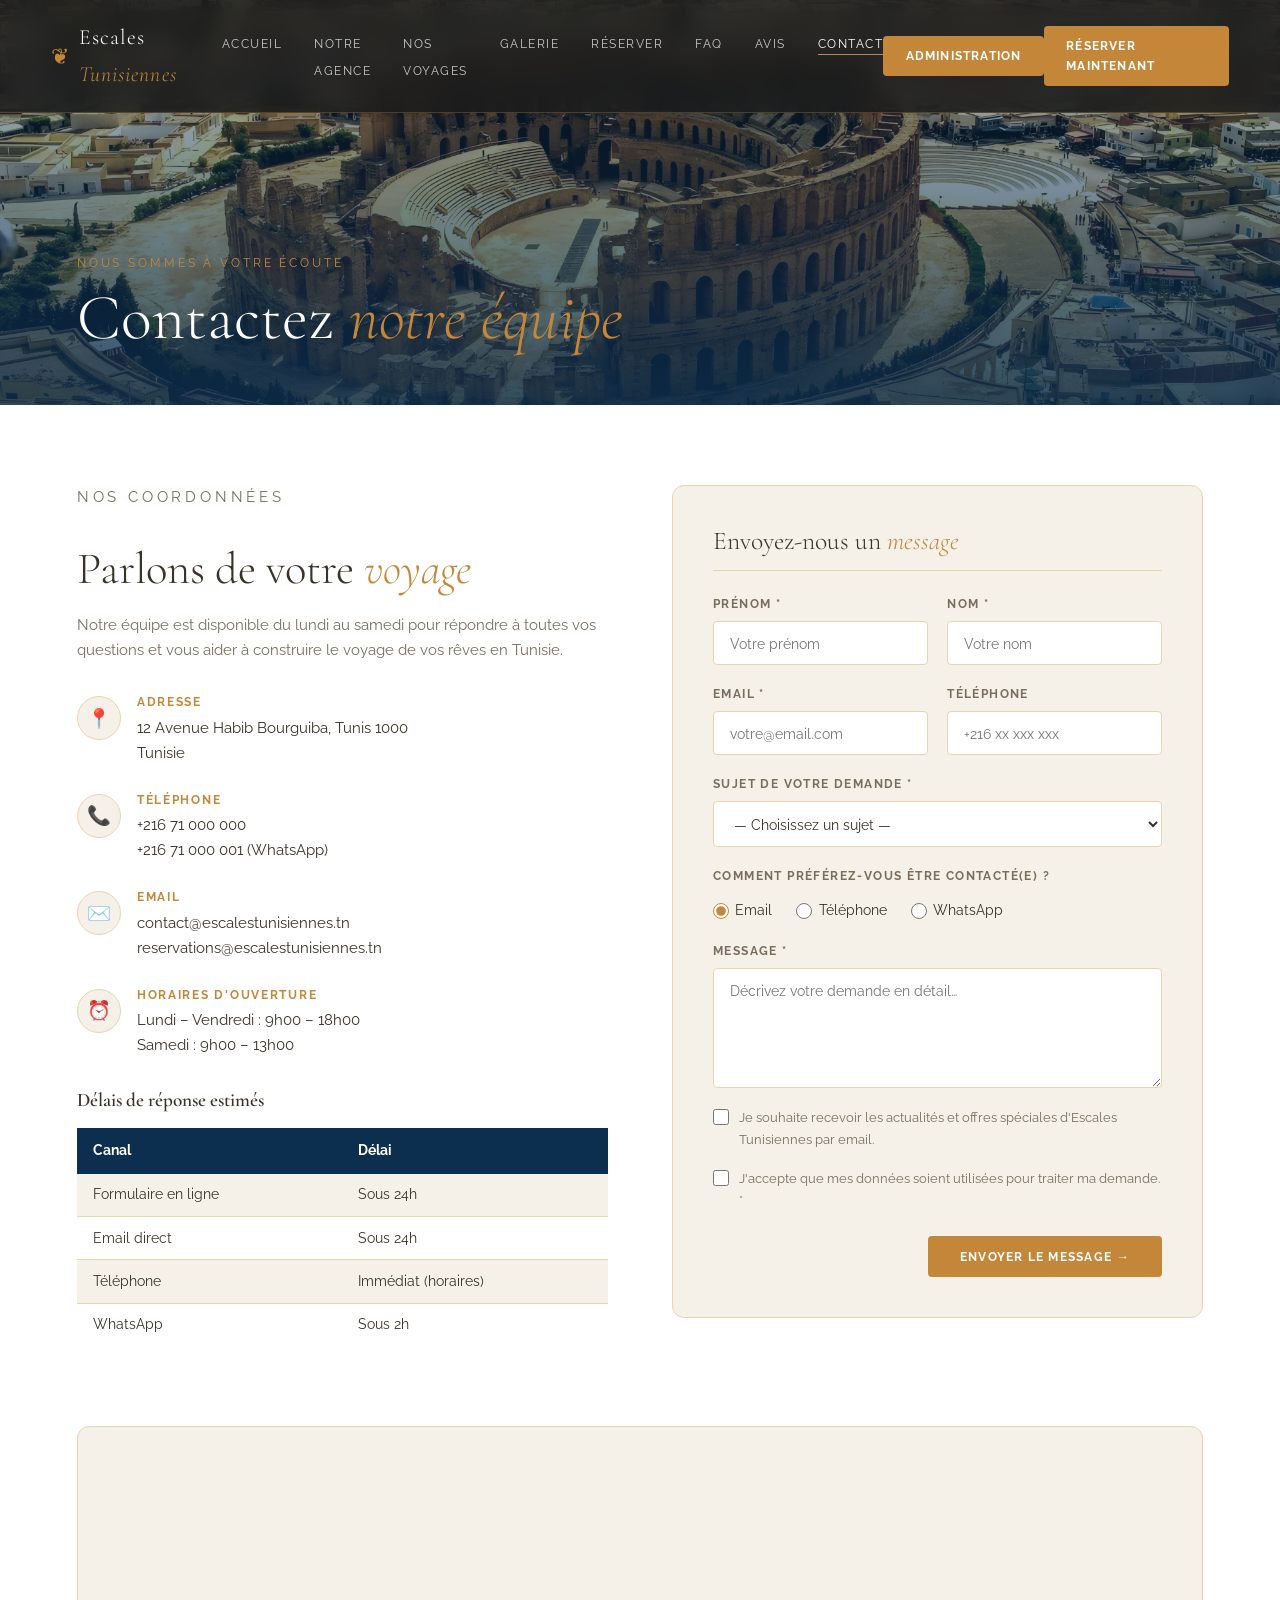
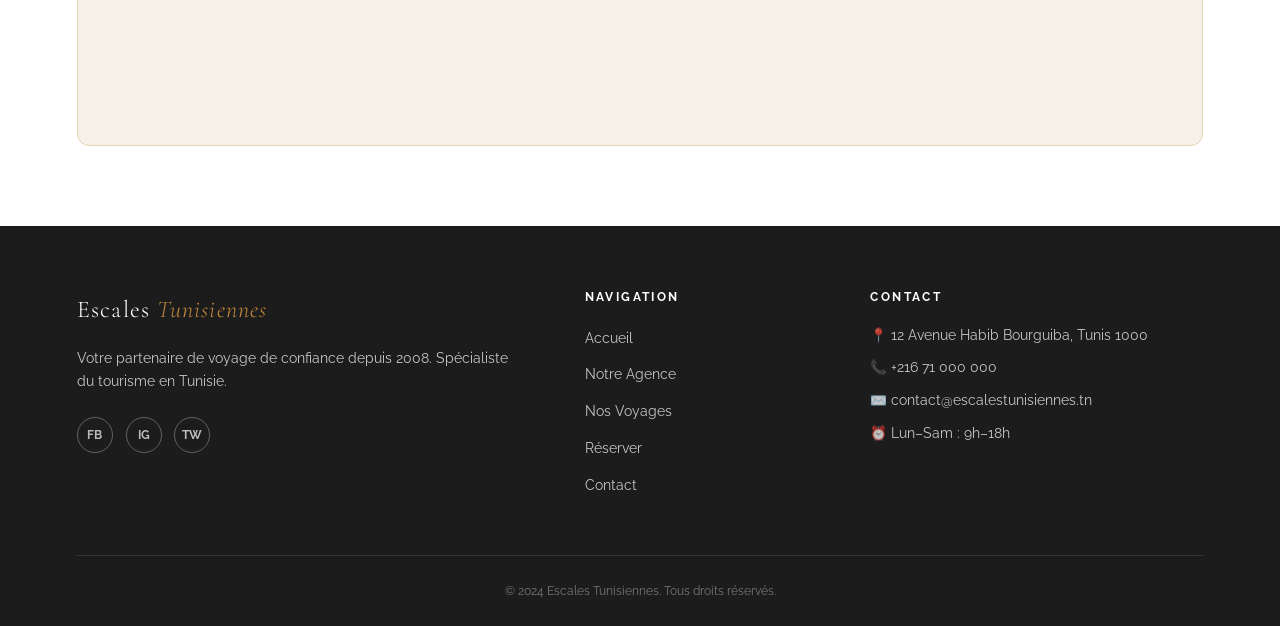
<file: contact.html>
<!DOCTYPE html>
<html lang="fr">
<head>
  <meta charset="UTF-8" />
  <meta name="viewport" content="width=device-width, initial-scale=1.0"/>
  <title>Contact – Escales Tunisiennes</title>
  <link rel="stylesheet" href="style.css" />
  <link rel="icon" href="src/logo.jpg" type="image/jpg">
  <link href="https://fonts.googleapis.com/css2?family=Cormorant+Garamond:ital,wght@0,300;0,400;0,600;1,300;1,400&family=Raleway:wght@300;400;500;700&display=swap" rel="stylesheet"/>
</head>
<body>

  <nav class="navbar">
    <div class="nav-logo">
      <span class="logo-arabic">&#x2766;</span>
      <span class="logo-text">Escales <em>Tunisiennes</em></span>
    </div>
    <ul class="nav-links">
      <li><a href="index.html">Accueil</a></li>
      <li><a href="about.html">Notre Agence</a></li>
      <li><a href="products.html">Nos Voyages</a></li>
      <li><a href="gallery.html">Galerie</a></li>
      <li><a href="order.html">Réserver</a></li>
      <li><a href="faq.html">FAQ</a></li>
      <li><a href="testimonials.html" >Avis</a></li>
      <li><a href="contact.html" class="active">Contact</a></li>
    </ul>
    <a href="auth/login.php" class="nav-cta">Administration</a>
    <a href="order.html" class="nav-cta">Réserver maintenant</a>
  </nav>

  <!-- PAGE HERO -->
  <div class="page-hero" style="background-image: url('src/fs9cuqwn1dnae8w67g74.webp')">
    <div class="page-hero-content">
      <span class="section-label">Nous sommes à votre écoute</span>
      <h1>Contactez <em>notre équipe</em></h1>
    </div>
  </div>

  <!-- CONTACT LAYOUT -->
  <div class="contact-layout">

    <!-- INFORMATIONS -->
    <div class="contact-info">
      <p class="section-label">Nos coordonnées</p>
      <h2>Parlons de votre <em>voyage</em></h2>
      <p>Notre équipe est disponible du lundi au samedi pour répondre à toutes vos questions et vous aider à construire le voyage de vos rêves en Tunisie.</p>

      <div class="info-block">
        <div class="info-icon">📍</div>
        <div>
          <h4>Adresse</h4>
          <p>12 Avenue Habib Bourguiba, Tunis 1000<br/>Tunisie</p>
        </div>
      </div>
      <div class="info-block">
        <div class="info-icon">📞</div>
        <div>
          <h4>Téléphone</h4>
          <p>+216 71 000 000<br/>+216 71 000 001 (WhatsApp)</p>
        </div>
      </div>
      <div class="info-block">
        <div class="info-icon">✉️</div>
        <div>
          <h4>Email</h4>
          <p>contact@escalestunisiennes.tn<br/>reservations@escalestunisiennes.tn</p>
        </div>
      </div>
      <div class="info-block">
        <div class="info-icon">⏰</div>
        <div>
          <h4>Horaires d'ouverture</h4>
          <p>Lundi – Vendredi : 9h00 – 18h00<br/>Samedi : 9h00 – 13h00</p>
        </div>
      </div>

      <!-- Tableau des délais de réponse -->
      <h3 style="font-family:var(--font-display); font-size:1.2rem; font-weight:600; margin:2rem 0 1rem;">Délais de réponse estimés</h3>
      <table style="width:100%; border-collapse:collapse; font-size:0.85rem;">
        <thead>
          <tr style="background:var(--sapphire-dark); color:var(--white);">
            <th style="padding:0.7rem 1rem; text-align:left;">Canal</th>
            <th style="padding:0.7rem 1rem; text-align:left;">Délai</th>
          </tr>
        </thead>
        <tbody>
          <tr style="background:var(--cream);">
            <td style="padding:0.6rem 1rem; border-bottom:1px solid var(--sand);">Formulaire en ligne</td>
            <td style="padding:0.6rem 1rem; border-bottom:1px solid var(--sand);">Sous 24h</td>
          </tr>
          <tr>
            <td style="padding:0.6rem 1rem; border-bottom:1px solid var(--sand);">Email direct</td>
            <td style="padding:0.6rem 1rem; border-bottom:1px solid var(--sand);">Sous 24h</td>
          </tr>
          <tr style="background:var(--cream);">
            <td style="padding:0.6rem 1rem; border-bottom:1px solid var(--sand);">Téléphone</td>
            <td style="padding:0.6rem 1rem; border-bottom:1px solid var(--sand);">Immédiat (horaires)</td>
          </tr>
          <tr>
            <td style="padding:0.6rem 1rem;">WhatsApp</td>
            <td style="padding:0.6rem 1rem;">Sous 2h</td>
          </tr>
        </tbody>
      </table>
    </div>

    <!-- FORMULAIRE DE CONTACT -->
    <div class="contact-form-wrap">
      <h3>Envoyez-nous un <em>message</em></h3>

      <div class="form-row">
        <div class="form-group">
          <label>Prénom *</label>
          <input type="text" id="c-prenom" placeholder="Votre prénom" required />
        </div>
        <div class="form-group">
          <label>Nom *</label>
          <input type="text" id="c-nom" placeholder="Votre nom" required />
        </div>
      </div>

      <div class="form-row">
        <div class="form-group">
          <label>Email *</label>
          <input type="email" id="c-email" placeholder="votre@email.com" required />
        </div>
        <div class="form-group">
          <label>Téléphone</label>
          <input type="tel" id="c-tel" placeholder="+216 xx xxx xxx" />
        </div>
      </div>

      <div class="form-row full">
        <div class="form-group">
          <label>Sujet de votre demande *</label>
          <select id="c-sujet" required>
            <option value="">— Choisissez un sujet —</option>
            <option value="renseignement">Demande de renseignement</option>
            <option value="devis">Demande de devis personnalisé</option>
            <option value="reservation">Question sur une réservation</option>
            <option value="reclamation">Réclamation</option>
            <option value="partenariat">Proposition de partenariat</option>
            <option value="autre">Autre</option>
          </select>
        </div>
      </div>

      <div class="form-row full">
        <div class="form-group">
          <label>Comment préférez-vous être contacté(e) ?</label>
          <div class="radio-group">
            <label><input type="radio" name="contact-pref" value="email" checked /> Email</label>
            <label><input type="radio" name="contact-pref" value="telephone" /> Téléphone</label>
            <label><input type="radio" name="contact-pref" value="whatsapp" /> WhatsApp</label>
          </div>
        </div>
      </div>

      <div class="form-row full">
        <div class="form-group">
          <label>Message *</label>
          <textarea id="c-message" placeholder="Décrivez votre demande en détail…" required></textarea>
        </div>
      </div>

      <div class="checkbox-group">
        <input type="checkbox" id="c-newsletter" />
        <label for="c-newsletter">Je souhaite recevoir les actualités et offres spéciales d'Escales Tunisiennes par email.</label>
      </div>
      <div class="checkbox-group">
        <input type="checkbox" id="c-rgpd" required />
        <label for="c-rgpd">J'accepte que mes données soient utilisées pour traiter ma demande. *</label>
      </div>

      <div class="form-submit">
        <button class="btn-next" onclick="sendContact()">Envoyer le message →</button>
      </div>
      <div id="contact-success" style="display:none; margin-top:1rem; padding:1rem; background:#e8f5e9; border-radius:var(--radius); color:#2e7d32; font-size:0.88rem;">
        ✅ Votre message a bien été envoyé ! Nous vous répondrons dans les plus brefs délais.
      </div>
    </div>
  </div>

  <!-- MAP -->
  <div class="map-section">
    <div class="map-placeholder">
      
      <iframe src="https://www.google.com/maps/embed?pb=!1m18!1m12!1m3!1d3192.3584001892796!2d10.185904077361638!3d36.857839264445694!2m3!1f0!2f0!3f0!3m2!1i1024!2i768!4f13.1!3m3!1m2!1s0x12fd34b4955e5f29%3A0x550c2e37852002d0!2s12%20Av.%20Habib%20Bourguiba%2C%20Tunis!5e0!3m2!1sfr!2stn!4v1774837667679!5m2!1sfr!2stn" width="100%" height="100%" style="border:0;" allowfullscreen="" loading="lazy" referrerpolicy="no-referrer-when-downgrade"></iframe>
    </div>
  </div>

  <footer id="contact-footer" class="footer">
    <div class="footer-grid">
      <div class="footer-brand">
        <span class="logo-text">Escales <em>Tunisiennes</em></span>
        <p>Votre partenaire de voyage de confiance depuis 2008. Spécialiste du tourisme en Tunisie.</p>
        <div class="social-links"><a href="#">FB</a><a href="#">IG</a><a href="#">TW</a></div>
      </div>
      <div class="footer-nav">
        <h4>Navigation</h4>
        <ul>
          <li><a href="index.html">Accueil</a></li>
          <li><a href="about.html">Notre Agence</a></li>
          <li><a href="products.html">Nos Voyages</a></li>
          <li><a href="order.html">Réserver</a></li>
          <li><a href="contact.html">Contact</a></li>
        </ul>
      </div>
      <div class="footer-contact">
        <h4>Contact</h4>
        <p>📍 12 Avenue Habib Bourguiba, Tunis 1000</p>
        <p>📞 +216 71 000 000</p>
        <p>✉️ contact@escalestunisiennes.tn</p>
        <p>⏰ Lun–Sam : 9h–18h</p>
      </div>
    </div>
    <div class="footer-bottom"><p>© 2024 Escales Tunisiennes. Tous droits réservés.</p></div>
  </footer>

  <script>
    async function sendContact() {
      const prenom = document.getElementById('c-prenom').value.trim();
      const nom = document.getElementById('c-nom').value.trim();
      const email  = document.getElementById('c-email').value.trim();
      const sujet  = document.getElementById('c-sujet').value;
      const msg    = document.getElementById('c-message').value.trim();
      const telephone = document.getElementById('c-tel').value.trim();
      const rgpd   = document.getElementById('c-rgpd').checked;
      const newsletter = document.getElementById('c-newsletter').checked;
      
      // Récupérer la préférence de contact
      const preferenceContact = document.querySelector('input[name="contact-pref"]:checked')?.value || 'email';

      if (!prenom || !nom || !email || !sujet || !msg) {
        alert('Veuillez remplir tous les champs obligatoires (*).');
        return;
      }
      if (!rgpd) {
        alert('Veuillez accepter la politique de confidentialité pour continuer.');
        return;
      }
      const emailRegex = /^[^\s@]+@[^\s@]+\.[^\s@]+$/;
      if (!emailRegex.test(email)) {
        alert('Veuillez entrer une adresse email valide.');
        return;
      }

      const data = {
        prenom: prenom,
        nom: nom,
        email: email,
        telephone: telephone,
        sujet: sujet,
        preference_contact: preferenceContact,
        message: msg,
        newsletter: newsletter ? 1 : 0,
        rgpd: rgpd ? 1 : 0
      };

      try {
        const response = await fetch('api/submit_contact.php', {
          method: 'POST',
          headers: {
            'Content-Type': 'application/json',
          },
          body: JSON.stringify(data)
        });

        const result = await response.json();

        if (result.success) {
          document.getElementById('contact-success').style.display = 'block';
          document.querySelector('.btn-next').disabled = true;
          
          // Réinitialiser le formulaire
          document.getElementById('c-prenom').value = '';
          document.getElementById('c-nom').value = '';
          document.getElementById('c-email').value = '';
          document.getElementById('c-tel').value = '';
          document.getElementById('c-sujet').value = '';
          document.getElementById('c-message').value = '';
          document.getElementById('c-newsletter').checked = false;
          document.getElementById('c-rgpd').checked = false;
        } else {
          alert('Erreur lors de l\'envoi: ' + (result.error || result.message));
        }
      } catch (error) {
        alert('Erreur de connexion. Veuillez réessayer.');
        console.error('Error:', error);
      }
    }
  </script>

</body>
</html>
</file>
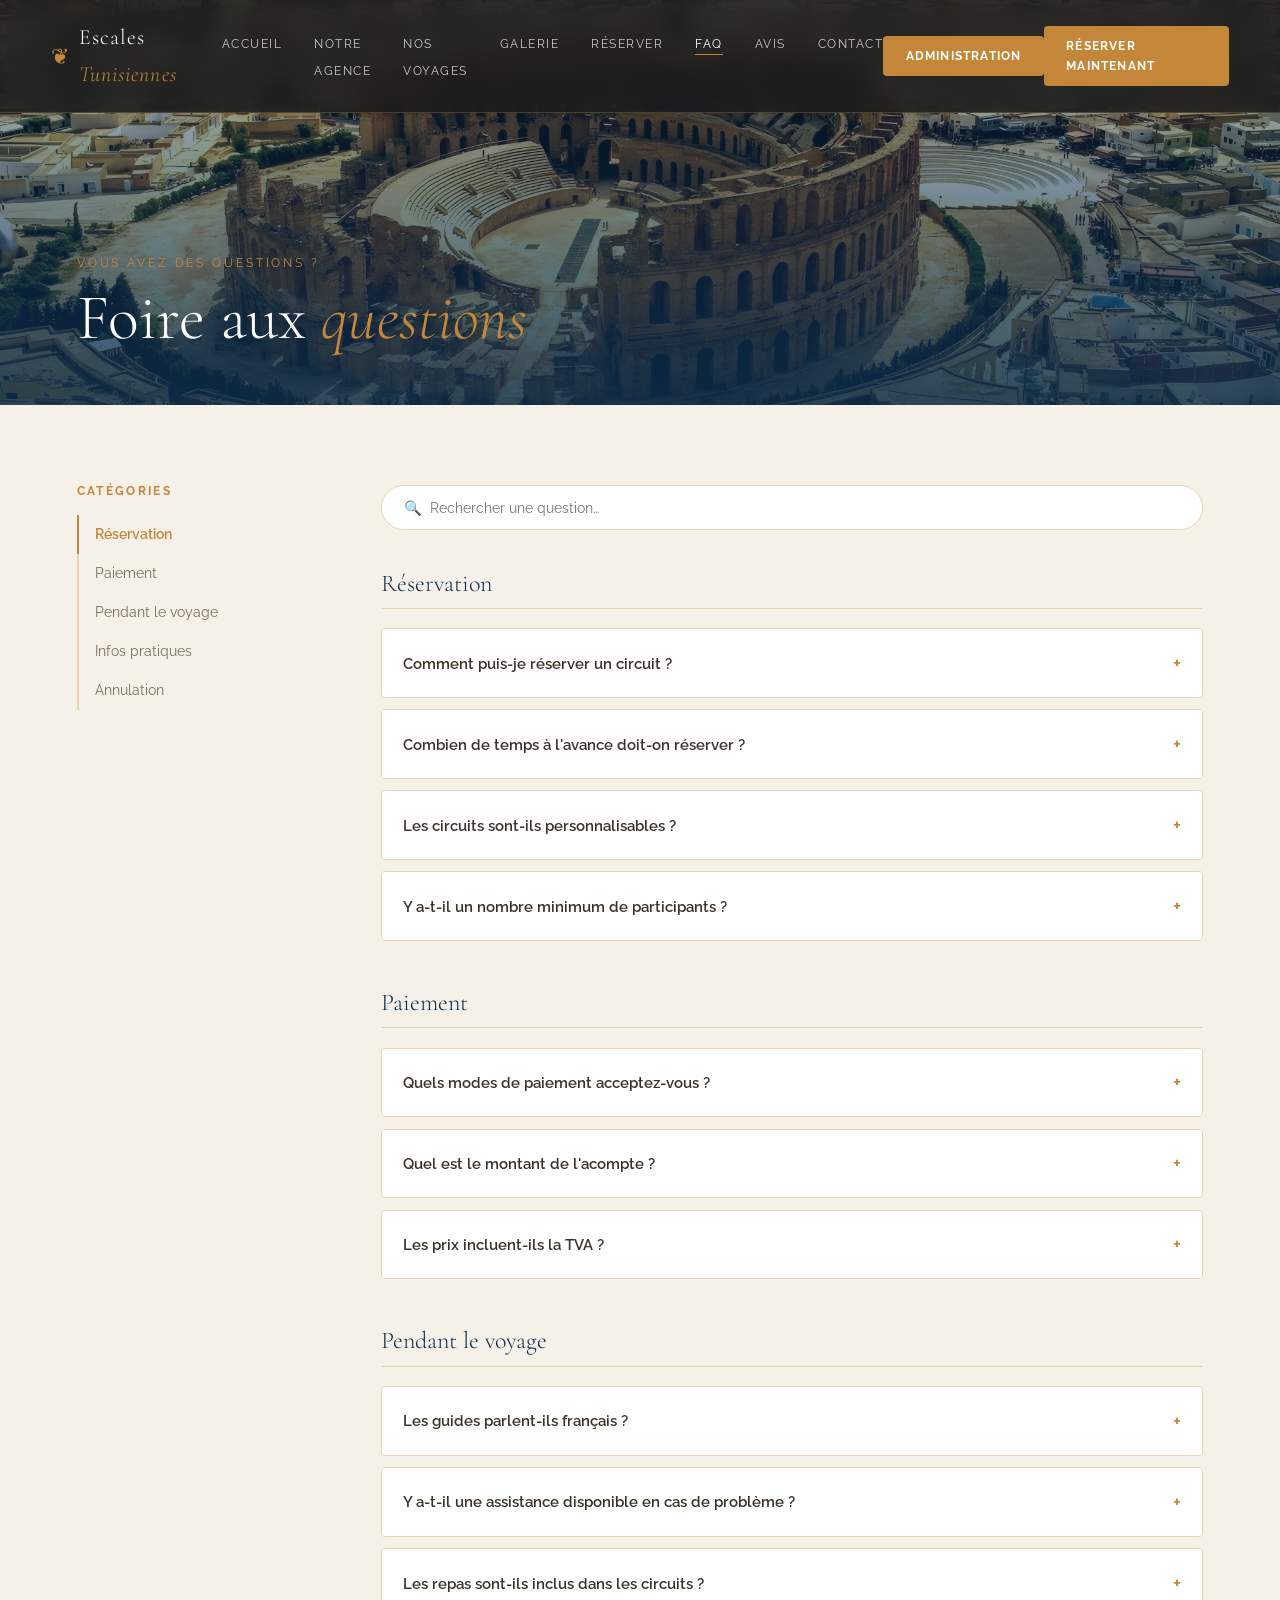
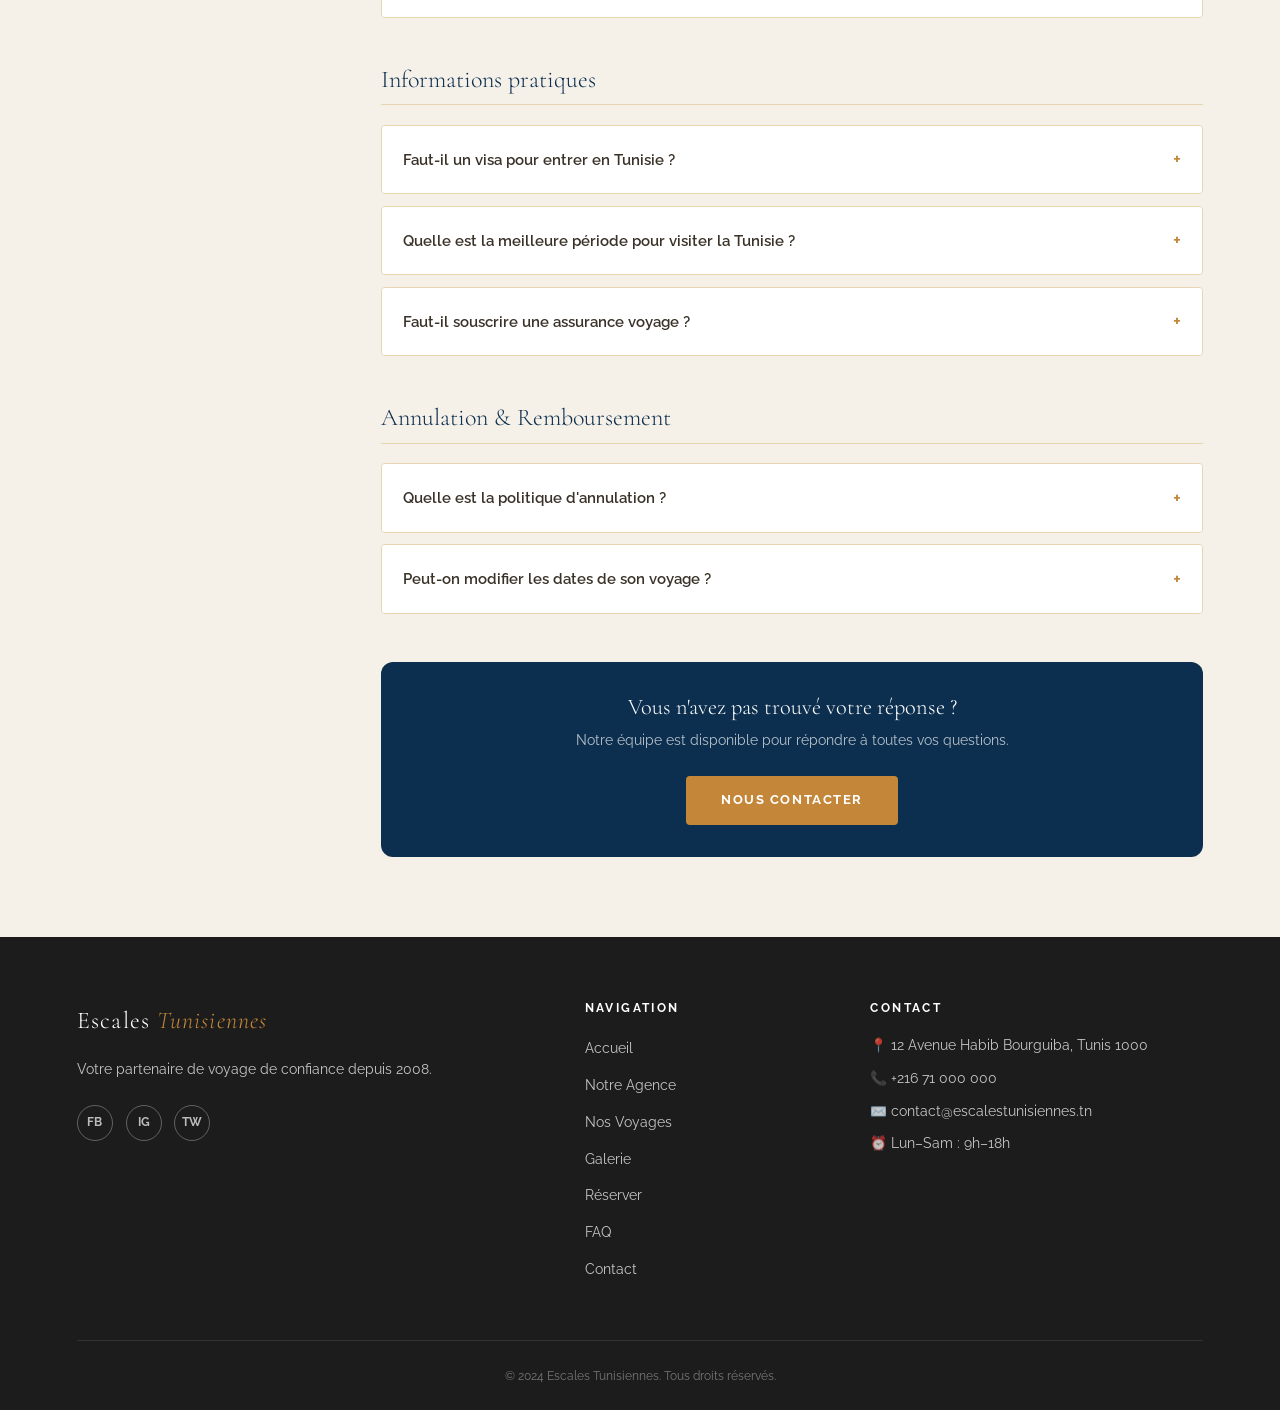
<file: faq.html>
<!DOCTYPE html>
<html lang="fr">
<head>
  <meta charset="UTF-8" />
  <meta name="viewport" content="width=device-width, initial-scale=1.0"/>
  <title>FAQ – Escales Tunisiennes</title>
  <link rel="stylesheet" href="style.css" />
  <link rel="icon" href="src/logo.jpg" type="image/jpg">
  <link href="https://fonts.googleapis.com/css2?family=Cormorant+Garamond:ital,wght@0,300;0,400;0,600;1,300;1,400&family=Raleway:wght@300;400;500;700&display=swap" rel="stylesheet"/>
</head>
<body>

  <nav class="navbar">
    <div class="nav-logo">
      <span class="logo-arabic">&#x2766;</span>
      <span class="logo-text">Escales <em>Tunisiennes</em></span>
    </div>
    <ul class="nav-links">
      <li><a href="index.html">Accueil</a></li>
      <li><a href="about.html">Notre Agence</a></li>
      <li><a href="products.html">Nos Voyages</a></li>
      <li><a href="gallery.html">Galerie</a></li>
      <li><a href="order.html">Réserver</a></li>
      <li><a href="faq.html" class="active">FAQ</a></li>
      <li><a href="testimonials.html" >Avis</a></li>
      <li><a href="contact.html">Contact</a></li>
    </ul>
    <a href="auth/login.php" class="nav-cta">Administration</a>
    <a href="order.html" class="nav-cta">Réserver maintenant</a>
  </nav>

  <!-- PAGE HERO -->
  <div class="page-hero" style="background-image: url('src/fs9cuqwn1dnae8w67g74.webp')">
    <div class="page-hero-content">
      <span class="section-label">Vous avez des questions ?</span>
      <h1>Foire aux <em>questions</em></h1>
    </div>
  </div>

  <!-- FAQ LAYOUT -->
  <div class="faq-layout">

    <!-- SIDEBAR -->
    <aside class="faq-sidebar">
      <h3>Catégories</h3>
      <ul class="faq-cat-list">
        <li class="active" onclick="scrollToSection('reservation')">Réservation</li>
        <li onclick="scrollToSection('paiement')">Paiement</li>
        <li onclick="scrollToSection('voyage')">Pendant le voyage</li>
        <li onclick="scrollToSection('pratique')">Infos pratiques</li>
        <li onclick="scrollToSection('annulation')">Annulation</li>
      </ul>
    </aside>

    <!-- CONTENU -->
    <div class="faq-content">

      <!-- RECHERCHE -->
      <div class="faq-search">
        <input type="text" id="faq-search-input" placeholder="🔍  Rechercher une question…" oninput="searchFaq()" />
      </div>

      <!-- SECTION 1 : RÉSERVATION -->
      <div class="faq-section" id="reservation">
        <h2 class="faq-section-title">Réservation</h2>

        <div class="faq-item">
          <div class="faq-question" onclick="toggleFaq(this)">
            <span>Comment puis-je réserver un circuit ?</span>
            <span class="faq-icon">+</span>
          </div>
          <div class="faq-answer">
            <p>Vous pouvez réserver directement en ligne via notre <a href="order.html" style="color:var(--ocre);">formulaire de réservation</a>, par email à reservations@escalestunisiennes.tn, ou en vous rendant dans nos bureaux au 12 Avenue Habib Bourguiba, Tunis. Notre équipe vous contactera sous 24h pour confirmer la disponibilité.</p>
          </div>
        </div>

        <div class="faq-item">
          <div class="faq-question" onclick="toggleFaq(this)">
            <span>Combien de temps à l'avance doit-on réserver ?</span>
            <span class="faq-icon">+</span>
          </div>
          <div class="faq-answer">
            <p>Nous recommandons de réserver au minimum :</p>
            <ul>
              <li><strong>2 semaines</strong> pour les circuits standards</li>
              <li><strong>1 mois</strong> pour les circuits sur mesure ou en haute saison (juillet–août)</li>
              <li><strong>48h minimum</strong> pour les disponibilités de dernière minute</li>
            </ul>
          </div>
        </div>

        <div class="faq-item">
          <div class="faq-question" onclick="toggleFaq(this)">
            <span>Les circuits sont-ils personnalisables ?</span>
            <span class="faq-icon">+</span>
          </div>
          <div class="faq-answer">
            <p>Oui, absolument. Tous nos circuits peuvent être adaptés à vos dates, votre rythme, vos centres d'intérêt et votre budget. Contactez-nous pour discuter de votre projet de voyage sur mesure.</p>
          </div>
        </div>

        <div class="faq-item">
          <div class="faq-question" onclick="toggleFaq(this)">
            <span>Y a-t-il un nombre minimum de participants ?</span>
            <span class="faq-icon">+</span>
          </div>
          <div class="faq-answer">
            <p>Le nombre minimum varie selon les circuits :</p>
            <table>
              <thead><tr><th>Circuit</th><th>Minimum</th></tr></thead>
              <tbody>
                <tr><td>Circuit des Civilisations</td><td>4 personnes</td></tr>
                <tr><td>Escapade Bleue</td><td>2 personnes</td></tr>
                <tr><td>Sahara Profond</td><td>2 personnes</td></tr>
                <tr><td>Saveurs & Médinas</td><td>2 personnes</td></tr>
              </tbody>
            </table>
            <p style="margin-top:0.6rem;">Des suppléments solo peuvent s'appliquer pour les voyageurs individuels.</p>
          </div>
        </div>
      </div>

      <!-- SECTION 2 : PAIEMENT -->
      <div class="faq-section" id="paiement">
        <h2 class="faq-section-title">Paiement</h2>

        <div class="faq-item">
          <div class="faq-question" onclick="toggleFaq(this)">
            <span>Quels modes de paiement acceptez-vous ?</span>
            <span class="faq-icon">+</span>
          </div>
          <div class="faq-answer">
            <p>Nous acceptons les modes de paiement suivants :</p>
            <ul>
              <li>Carte bancaire (Visa, Mastercard)</li>
              <li>Virement bancaire</li>
              <li>Espèces en agence (TND uniquement)</li>
              <li>Chèque (résidents tunisiens uniquement)</li>
            </ul>
          </div>
        </div>

        <div class="faq-item">
          <div class="faq-question" onclick="toggleFaq(this)">
            <span>Quel est le montant de l'acompte ?</span>
            <span class="faq-icon">+</span>
          </div>
          <div class="faq-answer">
            <p>Un acompte de <strong>30%</strong> du montant total est requis lors de la confirmation de la réservation. Le solde est à régler au plus tard <strong>15 jours avant la date de départ</strong>.</p>
          </div>
        </div>

        <div class="faq-item">
          <div class="faq-question" onclick="toggleFaq(this)">
            <span>Les prix incluent-ils la TVA ?</span>
            <span class="faq-icon">+</span>
          </div>
          <div class="faq-answer">
            <p>Oui, tous les prix affichés sur notre site sont TTC (toutes taxes comprises). Aucun frais caché ne sera ajouté après confirmation de votre réservation.</p>
          </div>
        </div>
      </div>

      <!-- SECTION 3 : PENDANT LE VOYAGE -->
      <div class="faq-section" id="voyage">
        <h2 class="faq-section-title">Pendant le voyage</h2>

        <div class="faq-item">
          <div class="faq-question" onclick="toggleFaq(this)">
            <span>Les guides parlent-ils français ?</span>
            <span class="faq-icon">+</span>
          </div>
          <div class="faq-answer">
            <p>Oui, tous nos guides accompagnateurs sont francophones et certifiés par l'Office National du Tourisme Tunisien (ONTT). Des guides anglophones et italophones sont également disponibles sur demande.</p>
          </div>
        </div>

        <div class="faq-item">
          <div class="faq-question" onclick="toggleFaq(this)">
            <span>Y a-t-il une assistance disponible en cas de problème ?</span>
            <span class="faq-icon">+</span>
          </div>
          <div class="faq-answer">
            <p>Absolument. Une ligne d'assistance est disponible <strong>24h/24 et 7j/7</strong> pendant toute la durée de votre séjour en Tunisie. Le numéro vous sera communiqué lors de l'envoi de vos documents de voyage.</p>
          </div>
        </div>

        <div class="faq-item">
          <div class="faq-question" onclick="toggleFaq(this)">
            <span>Les repas sont-ils inclus dans les circuits ?</span>
            <span class="faq-icon">+</span>
          </div>
          <div class="faq-answer">
            <p>Cela dépend du circuit choisi. En général :</p>
            <ul>
              <li>Le <strong>petit-déjeuner</strong> est toujours inclus</li>
              <li>Certains circuits incluent demi-pension (précisé dans la fiche circuit)</li>
              <li>Le circuit <strong>Sahara Profond</strong> inclut tous les repas</li>
            </ul>
          </div>
        </div>
      </div>

      <!-- SECTION 4 : INFOS PRATIQUES -->
      <div class="faq-section" id="pratique">
        <h2 class="faq-section-title">Informations pratiques</h2>

        <div class="faq-item">
          <div class="faq-question" onclick="toggleFaq(this)">
            <span>Faut-il un visa pour entrer en Tunisie ?</span>
            <span class="faq-icon">+</span>
          </div>
          <div class="faq-answer">
            <p>Les ressortissants de l'Union Européenne, du Canada, des États-Unis et de nombreux autres pays n'ont <strong>pas besoin de visa</strong> pour un séjour touristique de moins de 3 mois. Nous vous recommandons de vérifier les exigences consulaires de votre pays avant le départ.</p>
          </div>
        </div>

        <div class="faq-item">
          <div class="faq-question" onclick="toggleFaq(this)">
            <span>Quelle est la meilleure période pour visiter la Tunisie ?</span>
            <span class="faq-icon">+</span>
          </div>
          <div class="faq-answer">
            <p>La Tunisie se visite toute l'année, mais les périodes idéales sont :</p>
            <ul>
              <li><strong>Printemps (mars–mai)</strong> : doux et fleuri, parfait pour les circuits culturels</li>
              <li><strong>Automne (septembre–novembre)</strong> : mer encore chaude, peu de foule</li>
              <li><strong>Hiver (décembre–février)</strong> : idéal pour le désert (nuits fraîches, journées agréables)</li>
            </ul>
          </div>
        </div>

        <div class="faq-item">
          <div class="faq-question" onclick="toggleFaq(this)">
            <span>Faut-il souscrire une assurance voyage ?</span>
            <span class="faq-icon">+</span>
          </div>
          <div class="faq-answer">
            <p>Nous le recommandons vivement. Une assurance voyage couvrant les frais médicaux, le rapatriement et l'annulation est fortement conseillée. Nous pouvons vous orienter vers nos partenaires assureurs si besoin.</p>
          </div>
        </div>
      </div>

      <!-- SECTION 5 : ANNULATION -->
      <div class="faq-section" id="annulation">
        <h2 class="faq-section-title">Annulation & Remboursement</h2>

        <div class="faq-item">
          <div class="faq-question" onclick="toggleFaq(this)">
            <span>Quelle est la politique d'annulation ?</span>
            <span class="faq-icon">+</span>
          </div>
          <div class="faq-answer">
            <table>
              <thead><tr><th>Délai avant départ</th><th>Frais d'annulation</th></tr></thead>
              <tbody>
                <tr><td>Plus de 30 jours</td><td>Annulation gratuite</td></tr>
                <tr><td>15 à 30 jours</td><td>25% du montant total</td></tr>
                <tr><td>7 à 14 jours</td><td>50% du montant total</td></tr>
                <tr><td>Moins de 7 jours</td><td>100% du montant total</td></tr>
              </tbody>
            </table>
          </div>
        </div>

        <div class="faq-item">
          <div class="faq-question" onclick="toggleFaq(this)">
            <span>Peut-on modifier les dates de son voyage ?</span>
            <span class="faq-icon">+</span>
          </div>
          <div class="faq-answer">
            <p>Oui, des modifications de dates sont possibles jusqu'à <strong>15 jours avant le départ</strong>, sous réserve de disponibilité et sans frais supplémentaires lors de la première modification. Au-delà, des frais administratifs de 50 TND s'appliquent.</p>
          </div>
        </div>
      </div>

      <!-- ENCART CONTACT -->
      <div class="faq-contact-box">
        <h3>Vous n'avez pas trouvé votre réponse ?</h3>
        <p>Notre équipe est disponible pour répondre à toutes vos questions.</p>
        <a href="contact.html" class="btn-primary">Nous contacter</a>
      </div>

    </div>
  </div>

  <footer class="footer">
    <div class="footer-grid">
      <div class="footer-brand">
        <span class="logo-text">Escales <em>Tunisiennes</em></span>
        <p>Votre partenaire de voyage de confiance depuis 2008.</p>
        <div class="social-links"><a href="#">FB</a><a href="#">IG</a><a href="#">TW</a></div>
      </div>
      <div class="footer-nav">
        <h4>Navigation</h4>
        <ul>
          <li><a href="index.html">Accueil</a></li>
          <li><a href="about.html">Notre Agence</a></li>
          <li><a href="products.html">Nos Voyages</a></li>
          <li><a href="gallery.html">Galerie</a></li>
          <li><a href="order.html">Réserver</a></li>
          <li><a href="faq.html">FAQ</a></li>
          <li><a href="contact.html">Contact</a></li>
        </ul>
      </div>
      <div class="footer-contact">
        <h4>Contact</h4>
        <p>📍 12 Avenue Habib Bourguiba, Tunis 1000</p>
        <p>📞 +216 71 000 000</p>
        <p>✉️ contact@escalestunisiennes.tn</p>
        <p>⏰ Lun–Sam : 9h–18h</p>
      </div>
    </div>
    <div class="footer-bottom"><p>© 2024 Escales Tunisiennes. Tous droits réservés.</p></div>
  </footer>

  <script>
    function toggleFaq(el) {
      const item = el.parentElement;
      const isOpen = item.classList.contains('open');
      document.querySelectorAll('.faq-item').forEach(i => i.classList.remove('open'));
      if (!isOpen) item.classList.add('open');
    }

    function scrollToSection(id) {
      document.querySelectorAll('.faq-cat-list li').forEach(li => li.classList.remove('active'));
      event.target.classList.add('active');
      document.getElementById(id).scrollIntoView({ behavior: 'smooth', block: 'start' });
    }

    function searchFaq() {
      const q = document.getElementById('faq-search-input').value.toLowerCase();
      document.querySelectorAll('.faq-item').forEach(item => {
        const text = item.textContent.toLowerCase();
        item.style.display = text.includes(q) ? 'block' : 'none';
      });
    }
  </script>

</body>
</html>
</file>
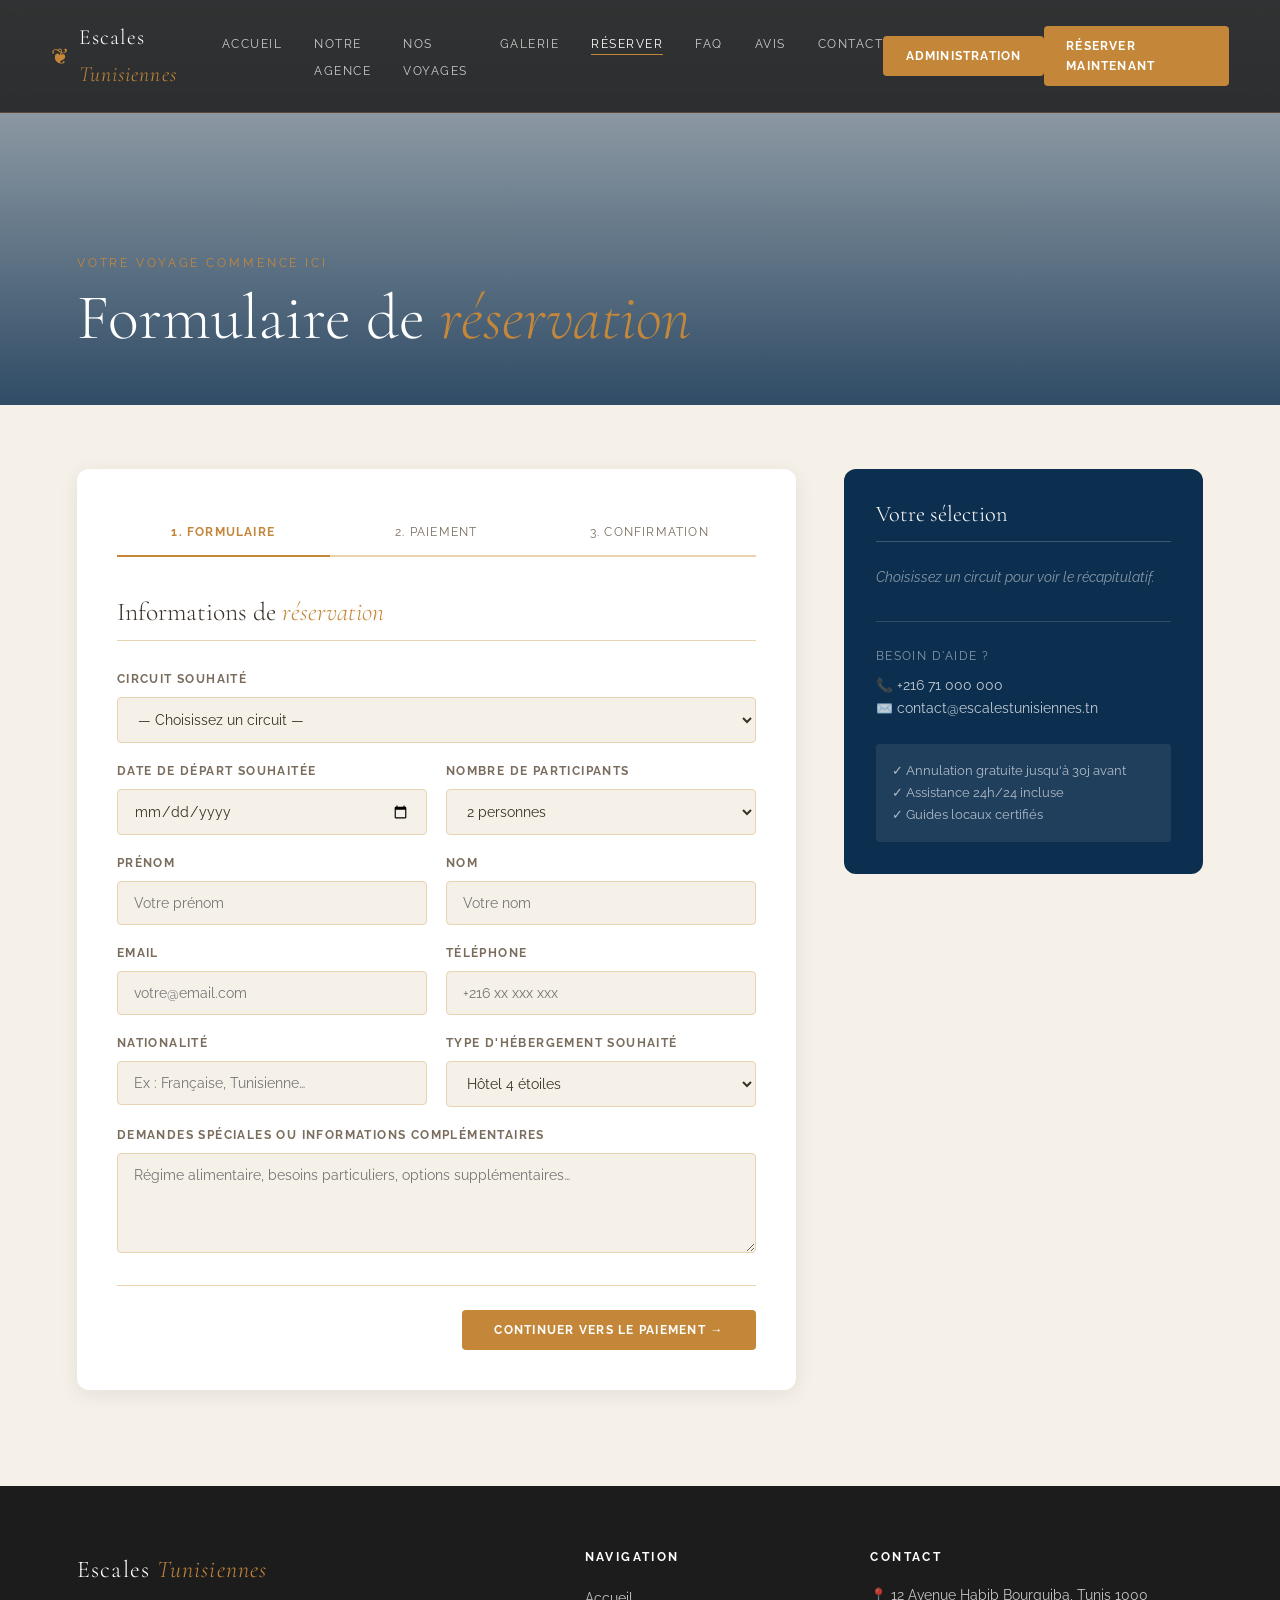
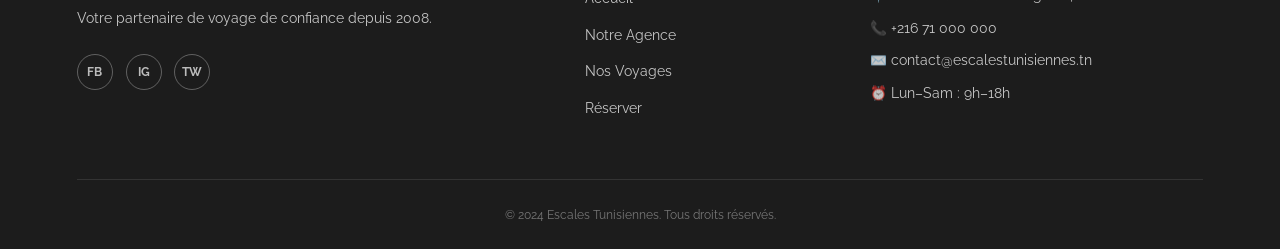
<file: order.html>
<!DOCTYPE html>
<html lang="fr">
<head>
  <meta charset="UTF-8" />
  <meta name="viewport" content="width=device-width, initial-scale=1.0"/>
  <title>Réservation – Escales Tunisiennes</title>
  <link rel="stylesheet" href="style.css" />
  <link rel="icon" href="src/logo.jpg" type="image/jpg">
  <link href="https://fonts.googleapis.com/css2?family=Cormorant+Garamond:ital,wght@0,300;0,400;0,600;1,300;1,400&family=Raleway:wght@300;400;500;700&display=swap" rel="stylesheet"/>
</head>
<body>

  <nav class="navbar">
    <div class="nav-logo">
      <span class="logo-arabic">&#x2766;</span>
      <span class="logo-text">Escales <em>Tunisiennes</em></span>
    </div>
    <ul class="nav-links">
      <li><a href="index.html">Accueil</a></li>
      <li><a href="about.html">Notre Agence</a></li>
      <li><a href="products.html">Nos Voyages</a></li>
      <li><a href="gallery.html">Galerie</a></li>
      <li><a href="order.html" class="active">Réserver</a></li>
      <li><a href="faq.html">FAQ</a></li>
      <li><a href="testimonials.html" >Avis</a></li>
      <li><a href="contact.html">Contact</a></li>
    </ul>
    <a href="auth/login.php" class="nav-cta">Administration</a>
    <a href="order.html" class="nav-cta">Réserver maintenant</a>
  </nav>

  <!-- PAGE HERO -->
  <div class="page-hero" style="background-image: url('https://images.unsplash.com/photo-1502920917128-1aa500764cbd?w=1400')">
    <div class="page-hero-content">
      <span class="section-label">Votre voyage commence ici</span>
      <h1>Formulaire de <em>réservation</em></h1>
    </div>
  </div>

  <!-- ORDER LAYOUT -->
  <div class="order-layout">

    <!-- FORM -->
    <div class="order-form-wrap">

      <!-- STEPS INDICATOR -->
      <div class="order-steps">
        <div class="step active" id="step-tab-1">1. Formulaire</div>
        <div class="step" id="step-tab-2">2. Paiement</div>
        <div class="step" id="step-tab-3">3. Confirmation</div>
      </div>

      <!-- STEP 1 : ORDER FORM -->
      <div class="form-step active" id="step-1">
        <h2 class="form-section-title">Informations de <em>réservation</em></h2>

        <div class="form-row full">
          <div class="form-group">
            <label>Circuit souhaité</label>
            <select id="select-circuit" onchange="updateSummary()">
              <option value="">— Choisissez un circuit —</option>
              <option value="Circuit des Civilisations|890">Circuit des Civilisations (Culturel) – 890 TND/pers.</option>
              <option value="Escapade Bleue|1200">Escapade Bleue (Balnéaire) – 1 200 TND/pers.</option>
              <option value="Sahara Profond|1050">Sahara Profond (Désert) – 1 050 TND/pers.</option>
              <option value="Grand Nord Tunisien|950">Grand Nord Tunisien – 950 TND/pers.</option>
              <option value="Trek des Djebels|780">Trek des Djebels – 780 TND/pers.</option>
              <option value="Saveurs & Médinas|650">Saveurs & Médinas – 650 TND/pers.</option>
            </select>
          </div>
        </div>

        <div class="form-row">
          <div class="form-group">
            <label>Date de départ souhaitée</label>
            <input type="date" id="date-depart" onchange="updateSummary()" min="" />
          </div>
          <div class="form-group">
            <label>Nombre de participants</label>
            <select id="nb-participants" onchange="updateSummary()">
              <option value="1">1 personne</option>
              <option value="2" selected>2 personnes</option>
              <option value="3">3 personnes</option>
              <option value="4">4 personnes</option>
              <option value="5">5 personnes</option>
              <option value="6">6 personnes et plus</option>
            </select>
          </div>
        </div>

        <div class="form-row">
          <div class="form-group">
            <label>Prénom</label>
            <input type="text" id="prenom" placeholder="Votre prénom" />
          </div>
          <div class="form-group">
            <label>Nom</label>
            <input type="text" id="nom" placeholder="Votre nom" />
          </div>
        </div>

        <div class="form-row">
          <div class="form-group">
            <label>Email</label>
            <input type="email" id="email" placeholder="votre@email.com" />
          </div>
          <div class="form-group">
            <label>Téléphone</label>
            <input type="tel" id="telephone" placeholder="+216 xx xxx xxx" />
          </div>
        </div>

        <div class="form-row">
          <div class="form-group">
            <label>Nationalité</label>
            <input type="text" id="nationalite" placeholder="Ex : Française, Tunisienne…" />
          </div>
          <div class="form-group">
            <label>Type d'hébergement souhaité</label>
            <select id="hebergement">
              <option value="3★">Hôtel 3 étoiles</option>
              <option value="4★" selected>Hôtel 4 étoiles</option>
              <option value="5★">Hôtel 5 étoiles</option>
              <option value="riad">Maison d'hôtes / Riad</option>
              <option value="camp">Campement (désert)</option>
            </select>
          </div>
        </div>

        <div class="form-row full">
          <div class="form-group">
            <label>Demandes spéciales ou informations complémentaires</label>
            <textarea id="demandes" placeholder="Régime alimentaire, besoins particuliers, options supplémentaires…"></textarea>
          </div>
        </div>

        <div class="form-nav">
          <span></span>
          <button class="btn-next" onclick="goToStep(2)">Continuer vers le paiement →</button>
        </div>
      </div>

      <!-- STEP 2 : PAYMENT -->
      <div class="form-step" id="step-2">
        <h2 class="form-section-title">Informations de <em>paiement</em></h2>

        <p style="color:var(--text-light); font-size:0.88rem; margin-bottom:1.5rem;">Un acompte de 30% est requis pour confirmer votre réservation. Le solde sera réglé 15 jours avant le départ.</p>

        <div style="margin-bottom:1.5rem;">
          <label class="form-group" style="font-size:0.73rem; font-weight:700; letter-spacing:0.12em; text-transform:uppercase; color:var(--text-light); margin-bottom:0.8rem; display:block;">Mode de paiement</label>
          <div class="payment-options">
            <div class="pay-option selected" onclick="selectPay(this)">
              <span class="pay-icon">💳</span>
              <span>Carte bancaire</span>
            </div>
            <div class="pay-option" onclick="selectPay(this)">
              <span class="pay-icon">🏦</span>
              <span>Virement bancaire</span>
            </div>
            <div class="pay-option" onclick="selectPay(this)">
              <span class="pay-icon">💵</span>
              <span>Espèces en agence</span>
            </div>
          </div>
        </div>

        <div id="card-fields">
          <div class="form-row full">
            <div class="form-group">
              <label>Titulaire de la carte</label>
              <input type="text" placeholder="Nom tel qu'il apparaît sur la carte" />
            </div>
          </div>
          <div class="form-row full">
            <div class="form-group">
              <label>Numéro de carte</label>
              <input type="text" placeholder="XXXX XXXX XXXX XXXX" maxlength="19" />
            </div>
          </div>
          <div class="form-row">
            <div class="form-group">
              <label>Date d'expiration</label>
              <input type="text" placeholder="MM / AA" maxlength="7" />
            </div>
            <div class="form-group">
              <label>Code de sécurité (CVV)</label>
              <input type="text" placeholder="XXX" maxlength="3" />
            </div>
          </div>
        </div>

        <div style="background:var(--cream); border-radius:var(--radius); padding:1rem 1.2rem; margin-top:1rem; font-size:0.82rem; color:var(--text-light);">
          🔒 Vos données de paiement sont transmises de manière sécurisée et chiffrée. Nous ne conservons aucune information bancaire.
        </div>

        <div class="form-nav">
          <button class="btn-back" onclick="goToStep(1)">← Retour</button>
          <button class="btn-next" onclick="goToStep(3)">Confirmer ma réservation ✓</button>
        </div>
      </div>

      <!-- STEP 3 : CONFIRMATION -->
      <div class="form-step" id="step-3">
        <div class="confirm-section">
          <div class="confirm-icon">✅</div>
          <h2>Réservation <em>confirmée</em> !</h2>
          <p>Merci pour votre confiance ! Votre demande de réservation a bien été enregistrée. Notre équipe vous contactera dans les <strong>24 heures</strong> pour finaliser les détails de votre voyage.</p>
          <p style="margin-bottom:1.5rem;">Un email de confirmation vous sera envoyé à l'adresse indiquée.</p>

          <div style="background:var(--cream); border-radius:var(--radius-lg); padding:2rem; max-width:420px; margin:0 auto 2rem; text-align:left;">
            <h4 style="font-family:var(--font-display); font-weight:300; font-size:1.3rem; margin-bottom:1rem; border-bottom:1px solid var(--sand); padding-bottom:0.6rem;">Récapitulatif</h4>
            <div class="summary-item"><span>Référence</span><span style="font-weight:700;" id="ref-number">#ET-20240001</span></div>
            <div class="summary-item"><span>Circuit</span><span id="confirm-circuit">–</span></div>
            <div class="summary-item"><span>Participants</span><span id="confirm-participants">–</span></div>
            <div class="summary-item"><span>Date de départ</span><span id="confirm-date">–</span></div>
          </div>

          <div style="display:flex; gap:1rem; justify-content:center; flex-wrap:wrap;">
            <a href="index.html" class="btn-outline">Retour à l'accueil</a>
            <a href="products.html" class="btn-primary">Voir d'autres circuits</a>
          </div>
        </div>
      </div>

    </div>

    <!-- SUMMARY SIDEBAR -->
    <div class="order-summary-wrap" id="summary">
      <h3>Votre sélection</h3>
      <div id="summary-empty" style="color:rgba(255,255,255,0.5); font-size:0.85rem; font-style:italic;">Choisissez un circuit pour voir le récapitulatif.</div>
      <div id="summary-content" style="display:none;">
        <div class="summary-item">
          <span>Circuit</span>
          <span id="s-circuit">–</span>
        </div>
        <div class="summary-item">
          <span>Participants</span>
          <span id="s-participants">–</span>
        </div>
        <div class="summary-item">
          <span>Date</span>
          <span id="s-date">–</span>
        </div>
        <div class="summary-item">
          <span>Prix unitaire</span>
          <span id="s-unit">–</span>
        </div>
        <div class="summary-item">
          <span>Acompte (30%)</span>
          <span id="s-acompte" style="color:var(--sand)">–</span>
        </div>
        <div class="summary-total">
          <span>Total</span>
          <span id="s-total">–</span>
        </div>
      </div>

      <div style="margin-top:2rem; padding-top:1.5rem; border-top:1px solid rgba(255,255,255,0.15);">
        <p style="font-size:0.75rem; color:rgba(255,255,255,0.5); margin-bottom:0.5rem; letter-spacing:0.12em; text-transform:uppercase;">Besoin d'aide ?</p>
        <p style="font-size:0.85rem; color:rgba(255,255,255,0.75);">📞 +216 71 000 000</p>
        <p style="font-size:0.85rem; color:rgba(255,255,255,0.75);">✉️ contact@escalestunisiennes.tn</p>
      </div>

      <div style="margin-top:1.5rem; background:rgba(255,255,255,0.08); border-radius:var(--radius); padding:1rem; font-size:0.8rem; color:rgba(255,255,255,0.65);">
        ✓ Annulation gratuite jusqu'à 30j avant<br/>
        ✓ Assistance 24h/24 incluse<br/>
        ✓ Guides locaux certifiés
      </div>
    </div>

  </div>

  <footer class="footer">
    <div class="footer-grid">
      <div class="footer-brand">
        <span class="logo-text">Escales <em>Tunisiennes</em></span>
        <p>Votre partenaire de voyage de confiance depuis 2008.</p>
        <div class="social-links"><a href="#">FB</a><a href="#">IG</a><a href="#">TW</a></div>
      </div>
      <div class="footer-nav">
        <h4>Navigation</h4>
        <ul>
          <li><a href="index.html">Accueil</a></li>
          <li><a href="about.html">Notre Agence</a></li>
          <li><a href="products.html">Nos Voyages</a></li>
          <li><a href="order.html">Réserver</a></li>
        </ul>
      </div>
      <div class="footer-contact">
        <h4>Contact</h4>
        <p>📍 12 Avenue Habib Bourguiba, Tunis 1000</p>
        <p>📞 +216 71 000 000</p>
        <p>✉️ contact@escalestunisiennes.tn</p>
        <p>⏰ Lun–Sam : 9h–18h</p>
      </div>
    </div>
    <div class="footer-bottom"><p>© 2024 Escales Tunisiennes. Tous droits réservés.</p></div>
  </footer>

  <script>
    // Pre-select product from URL
    window.addEventListener('DOMContentLoaded', () => {
      const params = new URLSearchParams(window.location.search);
      const prod = params.get('product');
      if (prod) {
        const sel = document.getElementById('select-circuit');
        for (let opt of sel.options) {
          if (opt.value.toLowerCase().includes(prod)) { sel.value = opt.value; break; }
        }
      }
      // Set min date
      const today = new Date().toISOString().split('T')[0];
      document.getElementById('date-depart').min = today;
      updateSummary();
    });

    function updateSummary() {
      const circuitVal = document.getElementById('select-circuit').value;
      const nb = parseInt(document.getElementById('nb-participants').value) || 2;
      const date = document.getElementById('date-depart').value;

      if (!circuitVal) {
        document.getElementById('summary-empty').style.display = 'block';
        document.getElementById('summary-content').style.display = 'none';
        return;
      }

      const [circuitName, priceStr] = circuitVal.split('|');
      const price = parseInt(priceStr);
      const total = price * nb;
      const acompte = Math.round(total * 0.3);

      document.getElementById('summary-empty').style.display = 'none';
      document.getElementById('summary-content').style.display = 'block';

      document.getElementById('s-circuit').textContent = circuitName;
      document.getElementById('s-participants').textContent = nb + ' pers.';
      document.getElementById('s-date').textContent = date ? new Date(date).toLocaleDateString('fr-FR') : '–';
      document.getElementById('s-unit').textContent = price.toLocaleString('fr') + ' TND';
      document.getElementById('s-acompte').textContent = acompte.toLocaleString('fr') + ' TND';
      document.getElementById('s-total').textContent = total.toLocaleString('fr') + ' TND';
    }

    function goToStep(n) {
      if (n === 2) {
        const circuit = document.getElementById('select-circuit').value;
        if (!circuit) { alert('Veuillez choisir un circuit avant de continuer.'); return; }
      }

      [1,2,3].forEach(i => {
        document.getElementById('step-' + i).classList.remove('active');
        const tab = document.getElementById('step-tab-' + i);
        tab.classList.remove('active','done');
        if (i < n) tab.classList.add('done');
      });
      document.getElementById('step-' + n).classList.add('active');
      document.getElementById('step-tab-' + n).classList.add('active');

      if (n === 3) {
        submitOrder();
      }

      window.scrollTo({ top: 200, behavior: 'smooth' });
    }

    async function submitOrder() {
      const circuit = document.getElementById('select-circuit').value;
      const [circuitNom, circuitPrix] = circuit.split('|');
      
      const data = {
        prenom: document.getElementById('prenom').value.trim(),
        nom: document.getElementById('nom').value.trim(),
        email: document.getElementById('email').value.trim(),
        telephone: document.getElementById('telephone').value.trim(),
        nationalite: document.getElementById('nationalite').value.trim(),
        nb_participants: parseInt(document.getElementById('nb-participants').value),
        circuit_nom: circuitNom,
        circuit_prix: parseFloat(circuitPrix),
        date_depart: document.getElementById('date-depart').value,
        hebergement: document.getElementById('hebergement').value,
        demandes: document.getElementById('demandes').value.trim(),
        mode_paiement: document.querySelector('.pay-option.selected span:last-child').textContent || 'Non précisé'
      };

      // Validation
      if (!data.prenom || !data.nom || !data.email || !data.circuit_nom) {
        alert('Veuillez remplir tous les champs obligatoires.');
        return false;
      }

      const emailRegex = /^[^\s@]+@[^\s@]+\.[^\s@]+$/;
      if (!emailRegex.test(data.email)) {
        alert('Veuillez entrer une adresse email valide.');
        return false;
      }

      try {
        const response = await fetch('api/submit_order.php', {
          method: 'POST',
          headers: {
            'Content-Type': 'application/json',
          },
          body: JSON.stringify(data)
        });

        const result = await response.json();

        if (result.success) {
          // Mettre à jour la confirmation avec les vraies données
          document.getElementById('ref-number').textContent = result.ref;
          document.getElementById('confirm-circuit').textContent = data.circuit_nom;
          document.getElementById('confirm-participants').textContent = data.nb_participants + ' personne(s)';
          document.getElementById('confirm-date').textContent = data.date_depart ? new Date(data.date_depart).toLocaleDateString('fr-FR') : '–';
        } else {
          alert('Erreur lors de la soumission: ' + (result.error || result.message));
          return false;
        }
      } catch (error) {
        alert('Erreur de connexion. Veuillez réessayer.');
        console.error('Error:', error);
        return false;
      }

      return true;
    }

    function selectPay(el) {
      document.querySelectorAll('.pay-option').forEach(o => o.classList.remove('selected'));
      el.classList.add('selected');
      const isCard = el.querySelector('span:last-child').textContent === 'Carte bancaire';
      document.getElementById('card-fields').style.display = isCard ? 'block' : 'none';
    }
  </script>

</body>
</html>
</file>
<file: style.css>
/* ============================================================
   ESCALES TUNISIENNES – Style global
   Esthétique : Méditerranéen luxueux – crème, ocre, bleu saphir
   ============================================================ */

:root {
  --cream:    #F5F0E8;
  --sand:     #E8D5B0;
  --ocre:     #C4873A;
  --ocre-dark:#9E6828;
  --sapphire: #1A4B7A;
  --sapphire-dark: #0D2F4F;
  --olive:    #5C6B3A;
  --dark:     #1C1C1C;
  --white:    #FFFFFF;
  --text:     #3A3228;
  --text-light:#7A6D5E;
  --shadow:   0 8px 40px rgba(28,28,28,0.12);
  --shadow-sm:0 4px 20px rgba(28,28,28,0.08);
  --radius:   4px;
  --radius-lg:12px;
  --font-display: 'Cormorant Garamond', Georgia, serif;
  --font-body:    'Raleway', sans-serif;
  --transition:   0.3s ease;
}

*, *::before, *::after { box-sizing: border-box; margin:0; padding:0; }

html { scroll-behavior: smooth; }

body {
  font-family: var(--font-body);
  color: var(--text);
  background: var(--cream);
  line-height: 1.7;
  overflow-x: hidden;
}

img { max-width:100%; display:block; }
a { text-decoration: none; color: inherit; }
ul { list-style: none; }

/* ── TYPOGRAPHY ── */
h1, h2, h3, h4 { font-family: var(--font-display); line-height: 1.2; }
h1 { font-size: clamp(2.4rem, 5vw, 4.2rem); font-weight: 300; }
h2 { font-size: clamp(1.8rem, 3.5vw, 3rem); font-weight: 300; }
h3 { font-size: 1.4rem; font-weight: 600; }
em { font-style: italic; color: var(--ocre); }

.section-label {
  font-family: var(--font-body);
  font-size: 0.72rem;
  letter-spacing: 0.25em;
  text-transform: uppercase;
  color: var(--ocre);
  margin-bottom: 0.5rem;
}

/* ── BUTTONS ── */
.btn-primary {
  display: inline-block;
  background: var(--ocre);
  color: var(--white);
  padding: 0.85rem 2.2rem;
  font-family: var(--font-body);
  font-size: 0.8rem;
  font-weight: 700;
  letter-spacing: 0.12em;
  text-transform: uppercase;
  border-radius: var(--radius);
  transition: background var(--transition), transform var(--transition);
}
.btn-primary:hover { background: var(--ocre-dark); transform: translateY(-2px); }
.btn-primary.btn-large { padding: 1.1rem 2.8rem; font-size: 0.9rem; }

.btn-ghost {
  display: inline-block;
  color: var(--white);
  border: 1px solid rgba(255,255,255,0.6);
  padding: 0.85rem 2.2rem;
  font-size: 0.8rem;
  font-weight: 500;
  letter-spacing: 0.1em;
  text-transform: uppercase;
  border-radius: var(--radius);
  transition: all var(--transition);
}
.btn-ghost:hover { background: rgba(255,255,255,0.15); }

.btn-outline {
  display: inline-block;
  border: 1.5px solid var(--ocre);
  color: var(--ocre);
  padding: 0.75rem 1.8rem;
  font-size: 0.78rem;
  font-weight: 700;
  letter-spacing: 0.1em;
  text-transform: uppercase;
  border-radius: var(--radius);
  transition: all var(--transition);
}
.btn-outline:hover { background: var(--ocre); color: var(--white); }

/* ── NAVBAR ── */
.navbar {
  position: fixed;
  top: 0; left: 0; right: 0;
  z-index: 100;
  display: flex;
  align-items: center;
  justify-content: space-between;
  padding: 1.2rem 4%;
  background: rgba(28,28,28,0.85);
  backdrop-filter: blur(12px);
  border-bottom: 1px solid rgba(196,135,58,0.3);
}

.nav-logo {
  display: flex;
  align-items: center;
  gap: 0.6rem;
}
.logo-arabic { color: var(--ocre); font-size: 1.4rem; }
.logo-text {
  font-family: var(--font-display);
  font-size: 1.35rem;
  font-weight: 300;
  color: var(--white);
  letter-spacing: 0.05em;
}
.logo-text em { color: var(--ocre); }

.nav-links {
  display: flex;
  gap: 2rem;
}
.nav-links a {
  color: rgba(255,255,255,0.75);
  font-size: 0.78rem;
  letter-spacing: 0.12em;
  text-transform: uppercase;
  transition: color var(--transition);
  position: relative;
}
.nav-links a::after {
  content:'';
  position:absolute;
  bottom:-4px; left:0; right:100%;
  height:1px;
  background: var(--ocre);
  transition: right var(--transition);
}
.nav-links a:hover, .nav-links a.active { color: var(--white); }
.nav-links a:hover::after, .nav-links a.active::after { right:0; }

.nav-cta {
  background: var(--ocre);
  color: var(--white);
  padding: 0.6rem 1.4rem;
  font-size: 0.75rem;
  font-weight: 700;
  letter-spacing: 0.1em;
  text-transform: uppercase;
  border-radius: var(--radius);
  transition: background var(--transition);
}
.nav-cta:hover { background: var(--ocre-dark); }

/* ── HERO ── */
.hero {
  position: relative;
  min-height: 100vh;
  display: flex;
  align-items: center;
  background: url('src/fs9cuqwn1dnae8w67g74.webp') center/cover no-repeat;
  overflow: hidden;
}
.hero-overlay {
  position: absolute;
  inset: 0;
  background: linear-gradient(135deg, rgba(13,47,79,0.75) 0%, rgba(28,28,28,0.55) 60%, rgba(196,135,58,0.2) 100%);
}
.hero-content {
  position: relative;
  z-index: 2;
  max-width: 720px;
  padding: 0 6%;
  animation: fadeUp 1s ease forwards;
}
.hero-tagline {
  font-size: 0.75rem;
  letter-spacing: 0.3em;
  text-transform: uppercase;
  color: var(--sand);
  margin-bottom: 1rem;
}
.hero-title {
  color: var(--white);
  margin-bottom: 1.2rem;
}
.hero-sub {
  color: rgba(255,255,255,0.8);
  font-size: 1rem;
  max-width: 500px;
  margin-bottom: 2.5rem;
}
.hero-actions { display: flex; gap: 1rem; flex-wrap: wrap; }

.hero-scroll {
  position: absolute;
  bottom: 2.5rem;
  right: 4%;
  display: flex;
  flex-direction: column;
  align-items: center;
  gap: 0.5rem;
  color: rgba(255,255,255,0.6);
  font-size: 0.65rem;
  letter-spacing: 0.2em;
  text-transform: uppercase;
}
.scroll-line {
  width: 1px;
  height: 50px;
  background: linear-gradient(to bottom, rgba(255,255,255,0.6), transparent);
  animation: scrollPulse 2s ease-in-out infinite;
}

/* ── STATS BAR ── */
.stats-bar {
  display: flex;
  justify-content: center;
  align-items: center;
  gap: 0;
  background: var(--sapphire-dark);
  padding: 1.8rem 4%;
}
.stat { text-align: center; padding: 0 3rem; }
.stat-num {
  display: block;
  font-family: var(--font-display);
  font-size: 2.2rem;
  font-weight: 300;
  color: var(--sand);
  line-height: 1;
}
.stat-label {
  display: block;
  font-size: 0.7rem;
  letter-spacing: 0.15em;
  text-transform: uppercase;
  color: rgba(255,255,255,0.55);
  margin-top: 0.3rem;
}
.stat-divider { width: 1px; height: 40px; background: rgba(255,255,255,0.15); }

/* ── SECTION GENERIC ── */
.section { padding: 6rem 6%; }
.section-header {
  text-align: center;
  margin-bottom: 3.5rem;
}
.section-header h2 { margin-top: 0.3rem; }

/* ── DESTINATIONS ── */
.dest-grid {
  display: grid;
  grid-template-columns: 1.5fr 1fr 1fr;
  gap: 1.5rem;
}
.dest-card {
  position: relative;
  overflow: hidden;
  border-radius: var(--radius-lg);
  cursor: pointer;
}
.dest-large { grid-row: span 2; }
.dest-img {
  width: 100%;
  height: 100%;
  min-height: 240px;
  background-size: cover;
  background-position: center;
  transition: transform 0.6s ease;
}
.dest-large .dest-img { min-height: 500px; }
.dest-card:hover .dest-img { transform: scale(1.05); }
.dest-info {
  position: absolute;
  bottom: 0; left: 0; right: 0;
  padding: 1.5rem;
  background: linear-gradient(to top, rgba(13,47,79,0.9), transparent);
  color: var(--white);
}
.dest-info h3 { font-size: 1.4rem; margin-bottom: 0.2rem; }
.dest-info p { font-size: 0.82rem; color: rgba(255,255,255,0.75); margin-bottom: 0.8rem; }
.dest-link {
  font-size: 0.75rem;
  font-weight: 700;
  letter-spacing: 0.12em;
  color: var(--sand);
  text-transform: uppercase;
}

/* ── WHY US ── */
.why-us {
  display: grid;
  grid-template-columns: 1fr 1fr;
  gap: 5rem;
  align-items: center;
  background: var(--white);
}
.why-desc { color: var(--text-light); margin: 1.2rem 0 1.8rem; max-width: 480px; }
.why-list { margin-bottom: 2rem; }
.why-list li {
  display: flex;
  align-items: center;
  gap: 0.8rem;
  padding: 0.5rem 0;
  font-size: 0.9rem;
  border-bottom: 1px solid var(--sand);
}
.why-icon { color: var(--ocre); font-size: 0.9rem; }

.why-img-wrap { position: relative; display: inline-block; }
.why-img-wrap img { border-radius: var(--radius-lg); width: 100%; max-height: 480px; object-fit: cover; }
.why-badge {
  position: absolute;
  bottom: -1.5rem;
  left: -1.5rem;
  background: var(--ocre);
  color: var(--white);
  padding: 1.2rem 1.5rem;
  border-radius: var(--radius-lg);
  text-align: center;
  box-shadow: var(--shadow);
}
.badge-num { display: block; font-family: var(--font-display); font-size: 2.8rem; font-weight: 300; line-height: 1; }
.badge-txt { display: block; font-size: 0.65rem; letter-spacing: 0.15em; text-transform: uppercase; }

/* ── PACKAGES ── */
.packages { background: var(--cream); }
.pkg-grid {
  display: grid;
  grid-template-columns: repeat(3, 1fr);
  gap: 2rem;
}
.pkg-card {
  background: var(--white);
  border: 1px solid var(--sand);
  border-radius: var(--radius-lg);
  padding: 2.5rem 2rem;
  text-align: center;
  transition: transform var(--transition), box-shadow var(--transition);
  position: relative;
}
.pkg-card:hover { transform: translateY(-6px); box-shadow: var(--shadow); }
.pkg-featured {
  background: var(--sapphire-dark);
  border-color: var(--sapphire);
  color: var(--white);
}
.pkg-featured h3, .pkg-featured p { color: var(--white); }
.pkg-featured p { color: rgba(255,255,255,0.75); }
.pkg-badge-top {
  position: absolute;
  top: -0.75rem;
  left: 50%;
  transform: translateX(-50%);
  background: var(--ocre);
  color: var(--white);
  font-size: 0.65rem;
  font-weight: 700;
  letter-spacing: 0.15em;
  text-transform: uppercase;
  padding: 0.3rem 1rem;
  border-radius: 20px;
}
.pkg-icon { font-size: 2.5rem; margin-bottom: 1rem; }
.pkg-card h3 { margin-bottom: 0.5rem; }
.pkg-card p { font-size: 0.88rem; color: var(--text-light); margin-bottom: 1.2rem; }
.pkg-price {
  display: block;
  font-family: var(--font-display);
  font-size: 1.5rem;
  font-weight: 600;
  color: var(--ocre);
  margin-bottom: 1.5rem;
}
.pkg-featured .pkg-price { color: var(--sand); }

/* ── TESTIMONIALS ── */
.testimonials { background: var(--white); }
.testi-grid { display: grid; grid-template-columns: repeat(3,1fr); gap: 2rem; }
.testi-card {
  background: var(--cream);
  border-radius: var(--radius-lg);
  padding: 2rem;
  border-left: 3px solid transparent;
  transition: border-color var(--transition);
}
.testi-card:hover { border-left-color: var(--ocre); }
.testi-highlight { background: var(--sapphire-dark); color: var(--white); border-left-color: var(--ocre); }
.testi-highlight p { color: rgba(255,255,255,0.85); }
.testi-stars { color: var(--ocre); font-size: 0.9rem; margin-bottom: 0.8rem; }
.testi-card p { font-size: 0.9rem; font-style: italic; margin-bottom: 1.2rem; line-height: 1.7; }
.testi-author { display: flex; align-items: center; gap: 0.8rem; }
.testi-avatar {
  width: 40px; height: 40px;
  background: var(--ocre);
  color: var(--white);
  border-radius: 50%;
  display: flex; align-items: center; justify-content: center;
  font-weight: 700;
  font-size: 1rem;
}
.testi-author strong { font-size: 0.88rem; }
.testi-author small { font-size: 0.75rem; color: var(--text-light); }
.testi-highlight .testi-author small { color: rgba(255,255,255,0.6); }

/* ── CTA BANNER ── */
.cta-banner {
  background: linear-gradient(135deg, var(--sapphire-dark), var(--sapphire));
  padding: 5rem 6%;
  text-align: center;
  position: relative;
  overflow: hidden;
}
.cta-banner::before {
  content: '';
  position: absolute;
  top: -50%; left: -10%;
  width: 400px; height: 400px;
  background: radial-gradient(circle, rgba(196,135,58,0.2) 0%, transparent 70%);
  border-radius: 50%;
}
.cta-content { position: relative; z-index: 1; }
.cta-banner h2 { color: var(--white); font-size: clamp(1.8rem,3.5vw,2.8rem); margin-bottom: 1rem; }
.cta-banner p { color: rgba(255,255,255,0.75); margin-bottom: 2rem; }

/* ── FOOTER ── */
.footer { background: var(--dark); color: rgba(255,255,255,0.75); padding: 4rem 6% 0; }
.footer-grid { display: grid; grid-template-columns: 2fr 1fr 1.5fr; gap: 4rem; padding-bottom: 3rem; border-bottom: 1px solid rgba(255,255,255,0.1); }
.footer-brand .logo-text { font-size: 1.5rem; display: block; margin-bottom: 1rem; color: var(--white); }
.footer-brand p { font-size: 0.85rem; line-height: 1.7; margin-bottom: 1.5rem; }
.social-links { display: flex; gap: 0.8rem; }
.social-links a {
  width: 36px; height: 36px;
  border: 1px solid rgba(255,255,255,0.3);
  color: rgba(255,255,255,0.7);
  display: flex; align-items: center; justify-content: center;
  border-radius: 50%;
  font-size: 0.75rem;
  font-weight: 700;
  transition: all var(--transition);
}
.social-links a:hover { background: var(--ocre); border-color: var(--ocre); color: var(--white); }

.footer-nav h4, .footer-contact h4 {
  color: var(--white);
  font-family: var(--font-body);
  font-size: 0.75rem;
  letter-spacing: 0.2em;
  text-transform: uppercase;
  margin-bottom: 1.2rem;
}
.footer-nav ul li { margin-bottom: 0.6rem; }
.footer-nav a { font-size: 0.88rem; transition: color var(--transition); }
.footer-nav a:hover { color: var(--ocre); }
.footer-contact p { font-size: 0.85rem; margin-bottom: 0.6rem; }

.footer-bottom {
  padding: 1.5rem 0;
  text-align: center;
  font-size: 0.78rem;
  color: rgba(255,255,255,0.4);
}

/* ─────────────────────────────────────────────────────
   ABOUT PAGE
───────────────────────────────────────────────────── */
.page-hero {
  height: 45vh;
  min-height: 300px;
  display: flex;
  align-items: flex-end;
  padding: 3rem 6%;
  position: relative;
  background: url('src/fs9cuqwn1dnae8w67g74.webp') center/cover no-repeat;
}
.page-hero::after {
  content: '';
  position: absolute;
  inset: 0;
  background: linear-gradient(to top, rgba(13,47,79,0.85) 0%, rgba(13,47,79,0.3) 100%);
}
.page-hero-content { position: relative; z-index: 1; }
.page-hero-content .section-label { display: block; margin-bottom: 0.4rem; }
.page-hero-content h1 { color: var(--white); }

.about-intro {
  display: grid;
  grid-template-columns: 1fr 1fr;
  gap: 5rem;
  align-items: center;
  padding: 6rem 6%;
  background: var(--white);
}
.about-intro img { border-radius: var(--radius-lg); width: 100%; object-fit: cover; max-height: 420px; }
.about-intro h2 { margin-bottom: 1.2rem; }
.about-intro p { color: var(--text-light); margin-bottom: 1rem; font-size: 0.95rem; }

.timeline { padding: 6rem 6%; background: var(--cream); }
.timeline-title { text-align: center; margin-bottom: 4rem; }
.timeline-items { position: relative; max-width: 700px; margin: 0 auto; }

.tl-item {
  display: flex;
  gap: 2rem;
  margin-bottom: 2.5rem;
  position: relative;
}
.tl-item:nth-child(even) { flex-direction: row-reverse; }
.tl-year {
  min-width: 80px;
  text-align: right;
  font-family: var(--font-display);
  font-size: 1.4rem;
  color: var(--ocre);
  font-weight: 600;
  padding-top: 0.2rem;
}
.tl-item:nth-child(even) .tl-year { text-align: left; }
.tl-dot {
  position: absolute;
  top: 0.4rem;
  left: calc(50% - 7px);
  width: 14px; height: 14px;
  border-radius: 50%;
  background: var(--ocre);
  border: 2px solid var(--cream);
}
.tl-text h4 { font-family: var(--font-body); font-weight: 700; margin-bottom: 0.3rem; }
.tl-text p { font-size: 0.88rem; color: var(--text-light); }

.team-section { padding: 6rem 6%; background: var(--white); }
.team-section .section-header { margin-bottom: 3rem; }
.team-grid { display: grid; grid-template-columns: repeat(3,1fr); gap: 2rem; }
.team-card { text-align: center; }
.team-avatar {
  width: 120px; height: 120px;
  border-radius: 50%;
  margin: 0 auto 1.2rem;
  overflow: hidden;
  border: 3px solid var(--sand);
}
.team-avatar img { width: 100%; height: 100%; object-fit: cover; }
.team-card h3 { font-size: 1.1rem; margin-bottom: 0.2rem; }
.team-card .team-role {
  font-size: 0.75rem;
  letter-spacing: 0.15em;
  text-transform: uppercase;
  color: var(--ocre);
  margin-bottom: 0.6rem;
}
.team-card p { font-size: 0.85rem; color: var(--text-light); }

/* ─────────────────────────────────────────────────────
   PRODUCTS PAGE
───────────────────────────────────────────────────── */
.products-intro { padding: 4rem 6% 2rem; text-align: center; }
.products-intro p { max-width: 580px; margin: 0.8rem auto 0; color: var(--text-light); }

.product-filter {
  display: flex;
  justify-content: center;
  gap: 1rem;
  padding: 1.5rem 6%;
  flex-wrap: wrap;
}
.filter-btn {
  background: none;
  border: 1px solid var(--sand);
  color: var(--text);
  padding: 0.55rem 1.4rem;
  font-family: var(--font-body);
  font-size: 0.78rem;
  letter-spacing: 0.12em;
  text-transform: uppercase;
  border-radius: 30px;
  cursor: pointer;
  transition: all var(--transition);
}
.filter-btn:hover, .filter-btn.active { background: var(--ocre); border-color: var(--ocre); color: var(--white); }

.products-grid { padding: 2rem 6% 6rem; display: grid; grid-template-columns: repeat(3,1fr); gap: 2rem; }
.product-card {
  background: var(--white);
  border-radius: var(--radius-lg);
  overflow: hidden;
  box-shadow: var(--shadow-sm);
  transition: transform var(--transition), box-shadow var(--transition);
}
.product-card:hover { transform: translateY(-6px); box-shadow: var(--shadow); }
.product-img { height: 220px; overflow: hidden; }
.product-img img { width: 100%; height: 100%; object-fit: cover; transition: transform 0.5s; }
.product-card:hover .product-img img { transform: scale(1.06); }
.product-body { padding: 1.5rem; }
.product-tags { display: flex; gap: 0.4rem; margin-bottom: 0.8rem; flex-wrap: wrap; }
.tag {
  font-size: 0.65rem;
  letter-spacing: 0.12em;
  text-transform: uppercase;
  background: var(--cream);
  color: var(--text-light);
  padding: 0.2rem 0.7rem;
  border-radius: 20px;
}
.tag.culture { background: #FFF3E0; color: #C4873A; }
.tag.beach { background: #E0F0FF; color: #1A4B7A; }
.tag.desert { background: #FEF3C7; color: #92400E; }
.product-body h3 { margin-bottom: 0.4rem; }
.product-body p { font-size: 0.85rem; color: var(--text-light); margin-bottom: 1.2rem; }
.product-footer {
  display: flex;
  align-items: center;
  justify-content: space-between;
  padding: 1rem 1.5rem;
  border-top: 1px solid var(--sand);
  background: var(--cream);
}
.product-price { font-family: var(--font-display); font-size: 1.3rem; color: var(--ocre); font-weight: 600; }
.product-price small { font-family: var(--font-body); font-size: 0.72rem; color: var(--text-light); }
.product-meta { font-size: 0.78rem; color: var(--text-light); }

/* ─────────────────────────────────────────────────────
   ORDER PAGE
───────────────────────────────────────────────────── */
.order-layout { display: grid; grid-template-columns: 2fr 1fr; gap: 3rem; padding: 4rem 6% 6rem; align-items: start; }
.order-form-wrap { background: var(--white); border-radius: var(--radius-lg); padding: 2.5rem; box-shadow: var(--shadow-sm); }
.order-summary-wrap { background: var(--sapphire-dark); color: var(--white); border-radius: var(--radius-lg); padding: 2rem; position: sticky; top: 100px; }

.order-steps { display: flex; gap: 0; margin-bottom: 2.5rem; }
.step {
  flex: 1;
  text-align: center;
  padding: 0.8rem 0.5rem;
  font-size: 0.75rem;
  letter-spacing: 0.1em;
  text-transform: uppercase;
  color: var(--text-light);
  border-bottom: 2px solid var(--sand);
  cursor: pointer;
  transition: all var(--transition);
}
.step.active { color: var(--ocre); border-bottom-color: var(--ocre); font-weight: 700; }
.step.done { color: var(--olive); border-bottom-color: var(--olive); }

.form-step { display: none; }
.form-step.active { display: block; }

.form-section-title {
  font-family: var(--font-display);
  font-size: 1.6rem;
  font-weight: 300;
  margin-bottom: 1.8rem;
  padding-bottom: 0.8rem;
  border-bottom: 1px solid var(--sand);
}

.form-row { display: grid; grid-template-columns: 1fr 1fr; gap: 1.2rem; margin-bottom: 1.2rem; }
.form-row.full { grid-template-columns: 1fr; }

.form-group { display: flex; flex-direction: column; gap: 0.4rem; }
.form-group label {
  font-size: 0.73rem;
  font-weight: 700;
  letter-spacing: 0.12em;
  text-transform: uppercase;
  color: var(--text-light);
}
.form-group input,
.form-group select,
.form-group textarea {
  border: 1.5px solid var(--sand);
  background: var(--cream);
  border-radius: var(--radius);
  padding: 0.8rem 1rem;
  font-family: var(--font-body);
  font-size: 0.9rem;
  color: var(--text);
  transition: border-color var(--transition);
  outline: none;
}
.form-group input:focus,
.form-group select:focus,
.form-group textarea:focus { border-color: var(--ocre); background: var(--white); }
.form-group textarea { resize: vertical; min-height: 100px; }

.payment-options { display: grid; grid-template-columns: repeat(3,1fr); gap: 1rem; margin-bottom: 1.5rem; }
.pay-option {
  border: 1.5px solid var(--sand);
  border-radius: var(--radius);
  padding: 1rem;
  text-align: center;
  cursor: pointer;
  transition: all var(--transition);
}
.pay-option:hover, .pay-option.selected { border-color: var(--ocre); background: #FFF8F0; }
.pay-option .pay-icon { font-size: 1.8rem; display: block; margin-bottom: 0.4rem; }
.pay-option span:last-child { font-size: 0.75rem; font-weight: 700; letter-spacing: 0.08em; }

.form-nav { display: flex; justify-content: space-between; margin-top: 2rem; padding-top: 1.5rem; border-top: 1px solid var(--sand); }
.btn-back { background: none; border: 1.5px solid var(--sand); color: var(--text); padding: 0.8rem 1.8rem; font-family: var(--font-body); font-size: 0.78rem; font-weight: 700; letter-spacing: 0.1em; text-transform: uppercase; border-radius: var(--radius); cursor: pointer; transition: all var(--transition); }
.btn-back:hover { border-color: var(--text); }
.btn-next { background: var(--ocre); color: var(--white); border: none; padding: 0.8rem 2rem; font-family: var(--font-body); font-size: 0.78rem; font-weight: 700; letter-spacing: 0.1em; text-transform: uppercase; border-radius: var(--radius); cursor: pointer; transition: background var(--transition); }
.btn-next:hover { background: var(--ocre-dark); }

.order-summary-wrap h3 { font-family: var(--font-display); font-size: 1.4rem; font-weight: 300; color: var(--white); margin-bottom: 1.5rem; border-bottom: 1px solid rgba(255,255,255,0.2); padding-bottom: 0.8rem; }
.summary-item { display: flex; justify-content: space-between; padding: 0.6rem 0; font-size: 0.88rem; border-bottom: 1px solid rgba(255,255,255,0.1); }
.summary-item span:first-child { color: rgba(255,255,255,0.7); }
.summary-total { display: flex; justify-content: space-between; padding: 1rem 0 0; font-weight: 700; font-size: 1rem; margin-top: 0.5rem; }
.summary-total span:last-child { color: var(--sand); font-family: var(--font-display); font-size: 1.3rem; }

.confirm-section { text-align: center; padding: 2rem; }
.confirm-icon { font-size: 4rem; margin-bottom: 1rem; }
.confirm-section h2 { color: var(--sapphire-dark); margin-bottom: 0.5rem; }
.confirm-section p { color: var(--text-light); margin-bottom: 2rem; }

/* ── ANIMATIONS ── */
@keyframes fadeUp {
  from { opacity: 0; transform: translateY(30px); }
  to   { opacity: 1; transform: translateY(0); }
}
@keyframes scrollPulse {
  0%, 100% { opacity: 0.6; }
  50%       { opacity: 1; }
}


.testi-intro { padding: 4rem 6% 2rem; text-align: center; }
    .testi-intro p { max-width: 560px; margin: 0.8rem auto 0; color: var(--text-light); }

    /* Stats satisfaction */
    .satisfaction-bar {
      display: grid;
      grid-template-columns: repeat(4, 1fr);
      gap: 0;
      background: var(--ocre);
      padding: 2.5rem 6%;
      text-align: center;
    }
    .sat-item { padding: 0 1.5rem; }
    .sat-item + .sat-item { border-left: 1px solid rgba(255,255,255,0.3); }
    .sat-num {
      display: block;
      font-family: var(--font-display);
      font-size: 2.5rem;
      font-weight: 300;
      color: var(--white);
      line-height: 1;
    }
    .sat-label {
      display: block;
      font-size: 0.72rem;
      letter-spacing: 0.15em;
      text-transform: uppercase;
      color: rgba(255,255,255,0.8);
      margin-top: 0.4rem;
    }

    /* Grille témoignages */
    .testimonials-full {
      padding: 4rem 6%;
      display: grid;
      grid-template-columns: repeat(3, 1fr);
      gap: 2rem;
    }
    .testi-full-card {
      background: var(--white);
      border-radius: var(--radius-lg);
      padding: 2rem;
      box-shadow: var(--shadow-sm);
      border-top: 3px solid transparent;
      transition: border-color var(--transition), transform var(--transition);
      display: flex;
      flex-direction: column;
    }
    .testi-full-card:hover { border-top-color: var(--ocre); transform: translateY(-4px); }
    .testi-full-card .stars { color: var(--ocre); font-size: 1rem; margin-bottom: 1rem; letter-spacing: 0.1em; }
    .testi-full-card .quote {
      font-family: var(--font-display);
      font-size: 1.05rem;
      font-weight: 300;
      color: var(--text);
      line-height: 1.7;
      flex-grow: 1;
      margin-bottom: 1.5rem;
      font-style: italic;
    }
    .quote-mark { color: var(--ocre); font-size: 3rem; line-height: 0; vertical-align: -0.6em; font-style: normal; }
    .testi-meta {
      display: flex;
      align-items: center;
      gap: 1rem;
      padding-top: 1.2rem;
      border-top: 1px solid var(--sand);
    }
    .testi-avatar-lg {
      width: 52px; height: 52px;
      border-radius: 50%;
      background: var(--sapphire-dark);
      color: var(--white);
      display: flex; align-items: center; justify-content: center;
      font-family: var(--font-display);
      font-size: 1.3rem;
      flex-shrink: 0;
      border: 2px solid var(--sand);
    }
    .testi-info strong { display: block; font-size: 0.92rem; }
    .testi-info small { color: var(--text-light); font-size: 0.78rem; }
    .testi-tag {
      margin-top: 0.3rem;
      font-size: 0.65rem;
      letter-spacing: 0.1em;
      text-transform: uppercase;
      background: #FFF3E0;
      color: var(--ocre);
      padding: 0.15rem 0.6rem;
      border-radius: 20px;
      display: inline-block;
    }

    /* Témoignage vedette */
    .featured-testi {
      background: var(--sapphire-dark);
      padding: 5rem 6%;
      text-align: center;
    }
    .featured-testi .section-label { color: var(--sand); }
    .featured-testi h2 { color: var(--white); margin-bottom: 3rem; }
    .featured-quote {
      max-width: 780px;
      margin: 0 auto 2.5rem;
      font-family: var(--font-display);
      font-size: clamp(1.3rem, 2.5vw, 1.9rem);
      font-weight: 300;
      font-style: italic;
      color: rgba(255,255,255,0.9);
      line-height: 1.6;
    }
    .featured-author {
      display: flex;
      align-items: center;
      justify-content: center;
      gap: 1rem;
    }
    .featured-avatar {
      width: 64px; height: 64px;
      border-radius: 50%;
      border: 2px solid var(--sand);
      overflow: hidden;
    }
    .featured-avatar img { width: 100%; height: 100%; object-fit: cover; }
    .featured-author strong { color: var(--white); display: block; }
    .featured-author small { color: rgba(255,255,255,0.6); font-size: 0.82rem; }

    /* Formulaire avis */
    .leave-review {
      padding: 5rem 6%;
      background: var(--cream);
    }
    .leave-review .section-header { text-align: center; margin-bottom: 3rem; }
    .review-form {
      max-width: 700px;
      margin: 0 auto;
      background: var(--white);
      border-radius: var(--radius-lg);
      padding: 2.5rem;
      box-shadow: var(--shadow-sm);
    }
    .review-form .form-row { display: grid; grid-template-columns: 1fr 1fr; gap: 1.2rem; margin-bottom: 1.2rem; }
    .review-form .form-row.full { grid-template-columns: 1fr; }
    .review-form .form-group { display: flex; flex-direction: column; gap: 0.4rem; }
    .review-form label {
      font-size: 0.73rem; font-weight: 700;
      letter-spacing: 0.12em; text-transform: uppercase; color: var(--text-light);
    }
    .review-form input,
    .review-form select,
    .review-form textarea {
      border: 1.5px solid var(--sand); background: var(--cream);
      border-radius: var(--radius); padding: 0.8rem 1rem;
      font-family: var(--font-body); font-size: 0.9rem; color: var(--text);
      transition: border-color var(--transition); outline: none;
    }
    .review-form input:focus,
    .review-form select:focus,
    .review-form textarea:focus { border-color: var(--ocre); background: var(--white); }
    .review-form textarea { resize: vertical; min-height: 120px; }
    .star-rating { display: flex; gap: 0.4rem; margin-top: 0.4rem; }
    .star-rating span {
      font-size: 1.8rem;
      color: var(--sand);
      cursor: pointer;
      transition: color var(--transition);
    }
    .star-rating span:hover,
    .star-rating span.active { color: var(--ocre); }
    .review-submit { margin-top: 1.5rem; display: flex; justify-content: flex-end; }

    /* Responsive */
    @media (max-width: 900px) {
      .testimonials-full { grid-template-columns: 1fr 1fr; }
      .satisfaction-bar { grid-template-columns: 1fr 1fr; gap: 1.5rem; }
      .sat-item + .sat-item { border-left: none; }
    }
    @media (max-width: 600px) {
      .testimonials-full { grid-template-columns: 1fr; }
      .review-form .form-row { grid-template-columns: 1fr; }
    }


    .gallery-intro { padding: 4rem 6% 2rem; text-align: center; }
    .gallery-intro p { max-width: 580px; margin: 0.8rem auto 0; color: var(--text-light); }

    .gallery-filter {
      display: flex;
      justify-content: center;
      gap: 1rem;
      padding: 1.5rem 6%;
      flex-wrap: wrap;
    }

    .gallery-grid {
      padding: 2rem 6% 5rem;
      columns: 3;
      column-gap: 1.2rem;
    }
    .gallery-item {
      break-inside: avoid;
      margin-bottom: 1.2rem;
      border-radius: var(--radius);
      overflow: hidden;
      position: relative;
      cursor: pointer;
    }
    .gallery-item img {
      width: 100%;
      display: block;
      transition: transform 0.5s ease;
    }
    .gallery-item:hover img { transform: scale(1.05); }
    .gallery-overlay {
      position: absolute;
      inset: 0;
      background: linear-gradient(to top, rgba(13,47,79,0.85) 0%, transparent 55%);
      opacity: 0;
      transition: opacity var(--transition);
      display: flex;
      align-items: flex-end;
      padding: 1rem;
    }
    .gallery-item:hover .gallery-overlay { opacity: 1; }
    .gallery-overlay span {
      color: var(--white);
      font-size: 0.82rem;
      font-weight: 600;
      letter-spacing: 0.1em;
      text-transform: uppercase;
    }

    /* Lightbox */
    .lightbox {
      display: none;
      position: fixed;
      inset: 0;
      background: rgba(13,47,79,0.96);
      z-index: 500;
      align-items: center;
      justify-content: center;
      flex-direction: column;
    }
    .lightbox.open { display: flex; }
    .lightbox img {
      max-width: 90vw;
      max-height: 80vh;
      border-radius: var(--radius);
      box-shadow: 0 20px 60px rgba(0,0,0,0.5);
    }
    .lightbox-caption {
      color: rgba(255,255,255,0.8);
      font-size: 0.85rem;
      margin-top: 1rem;
      letter-spacing: 0.1em;
    }
    .lightbox-close {
      position: absolute;
      top: 1.5rem; right: 2rem;
      color: var(--white);
      font-size: 2rem;
      cursor: pointer;
      background: none;
      border: none;
      line-height: 1;
    }
    .lightbox-nav {
      position: absolute;
      top: 50%; transform: translateY(-50%);
      background: rgba(255,255,255,0.1);
      border: none;
      color: var(--white);
      font-size: 1.8rem;
      width: 50px; height: 50px;
      border-radius: 50%;
      cursor: pointer;
      transition: background var(--transition);
      display: flex; align-items: center; justify-content: center;
    }
    .lightbox-nav:hover { background: rgba(196,135,58,0.6); }
    .lightbox-prev { left: 2rem; }
    .lightbox-next { right: 2rem; }

    /* Video section */
    .video-section {
      padding: 4rem 6%;
      background: var(--sapphire-dark);
      text-align: center;
    }
    .video-section .section-label { color: var(--sand); }
    .video-section h2 { color: var(--white); margin-bottom: 2rem; }
    .video-grid {
      display: grid;
      grid-template-columns: repeat(3, 1fr);
      gap: 1.5rem;
      max-width: 900px;
      margin: 0 auto;
    }
    .video-thumb {
      position: relative;
      border-radius: var(--radius);
      overflow: hidden;
      cursor: pointer;
      aspect-ratio: 16/9;
      background: var(--dark);
    }
    .video-thumb img { width: 100%; height: 100%; object-fit: cover; opacity: 0.7; }
    .play-btn {
      position: absolute;
      top: 50%; left: 50%;
      transform: translate(-50%, -50%);
      width: 50px; height: 50px;
      background: rgba(196,135,58,0.9);
      border-radius: 50%;
      display: flex; align-items: center; justify-content: center;
      font-size: 1.3rem;
      transition: transform var(--transition), background var(--transition);
    }
    .video-thumb:hover .play-btn { transform: translate(-50%, -50%) scale(1.1); background: var(--ocre); }
    .video-thumb p {
      position: absolute;
      bottom: 0.6rem; left: 0.8rem;
      color: var(--white);
      font-size: 0.78rem;
      font-weight: 600;
    }

    /* Responsive */
    @media (max-width: 900px) { .gallery-grid { columns: 2; } .video-grid { grid-template-columns: 1fr 1fr; } }
    @media (max-width: 600px) { .gallery-grid { columns: 1; } .video-grid { grid-template-columns: 1fr; } }



    .faq-layout {
      display: grid;
      grid-template-columns: 240px 1fr;
      gap: 4rem;
      padding: 5rem 6%;
      align-items: start;
    }

    /* Sidebar catégories */
    .faq-sidebar {
      position: sticky;
      top: 100px;
    }
    .faq-sidebar h3 {
      font-family: var(--font-body);
      font-size: 0.72rem;
      font-weight: 700;
      letter-spacing: 0.2em;
      text-transform: uppercase;
      color: var(--ocre);
      margin-bottom: 1rem;
    }
    .faq-cat-list { list-style: none; padding: 0; }
    .faq-cat-list li {
      border-left: 2px solid var(--sand);
      padding: 0.5rem 1rem;
      font-size: 0.85rem;
      color: var(--text-light);
      cursor: pointer;
      transition: all var(--transition);
    }
    .faq-cat-list li:hover, .faq-cat-list li.active {
      border-left-color: var(--ocre);
      color: var(--ocre);
      font-weight: 600;
    }

    /* Barre de recherche */
    .faq-search {
      margin-bottom: 2.5rem;
    }
    .faq-search input {
      width: 100%;
      border: 1.5px solid var(--sand);
      background: var(--white);
      border-radius: 30px;
      padding: 0.8rem 1.4rem;
      font-family: var(--font-body);
      font-size: 0.9rem;
      color: var(--text);
      outline: none;
      transition: border-color var(--transition);
    }
    .faq-search input:focus { border-color: var(--ocre); }

    /* Sections FAQ */
    .faq-section { margin-bottom: 3rem; }
    .faq-section-title {
      font-family: var(--font-display);
      font-size: 1.5rem;
      font-weight: 300;
      color: var(--sapphire-dark);
      margin-bottom: 1.2rem;
      padding-bottom: 0.6rem;
      border-bottom: 1px solid var(--sand);
    }

    /* Accordéon */
    .faq-item {
      border: 1px solid var(--sand);
      border-radius: var(--radius);
      margin-bottom: 0.7rem;
      overflow: hidden;
      transition: box-shadow var(--transition);
    }
    .faq-item:hover { box-shadow: var(--shadow-sm); }
    .faq-question {
      display: flex;
      justify-content: space-between;
      align-items: center;
      padding: 1.1rem 1.3rem;
      cursor: pointer;
      background: var(--white);
      font-size: 0.92rem;
      font-weight: 600;
      color: var(--text);
      transition: background var(--transition);
      gap: 1rem;
      user-select: none;
    }
    .faq-question:hover { background: var(--cream); }
    .faq-item.open .faq-question { background: var(--cream); color: var(--ocre); }
    .faq-icon {
      font-size: 1.2rem;
      color: var(--ocre);
      transition: transform var(--transition);
      flex-shrink: 0;
    }
    .faq-item.open .faq-icon { transform: rotate(45deg); }
    .faq-answer {
      display: none;
      padding: 0 1.3rem 1.2rem;
      font-size: 0.88rem;
      color: var(--text-light);
      line-height: 1.8;
      background: var(--cream);
    }
    .faq-item.open .faq-answer { display: block; }
    .faq-answer ul { list-style: disc; padding-left: 1.2rem; margin-top: 0.5rem; }
    .faq-answer ul li { margin-bottom: 0.3rem; }
    .faq-answer table {
      width: 100%; border-collapse: collapse;
      margin-top: 0.8rem; font-size: 0.85rem;
    }
    .faq-answer table th {
      background: var(--sapphire-dark); color: var(--white);
      padding: 0.5rem 0.8rem; text-align: left;
    }
    .faq-answer table td {
      padding: 0.5rem 0.8rem;
      border-bottom: 1px solid var(--sand);
    }
    .faq-answer table tr:nth-child(even) td { background: var(--white); }

    /* Contact encart */
    .faq-contact-box {
      background: var(--sapphire-dark);
      border-radius: var(--radius-lg);
      padding: 2rem;
      text-align: center;
      color: var(--white);
      margin-top: 2rem;
    }
    .faq-contact-box h3 { font-family: var(--font-display); font-weight: 300; font-size: 1.4rem; margin-bottom: 0.5rem; }
    .faq-contact-box p { color: rgba(255,255,255,0.7); font-size: 0.85rem; margin-bottom: 1.5rem; }

    /* Responsive */
    @media (max-width: 900px) {
      .faq-layout { grid-template-columns: 1fr; gap: 2rem; padding: 3rem 5%; }
      .faq-sidebar { position: static; }
    }


    .contact-layout {
      display: grid;
      grid-template-columns: 1fr 1fr;
      gap: 4rem;
      padding: 5rem 6%;
      background: var(--white);
      align-items: start;
    }
    .contact-info h2 { margin-bottom: 1rem; }
    .contact-info p { color: var(--text-light); font-size: 0.95rem; margin-bottom: 2rem; }
    .info-block {
      display: flex;
      align-items: flex-start;
      gap: 1rem;
      margin-bottom: 1.8rem;
    }
    .info-icon {
      width: 44px; height: 44px;
      background: var(--cream);
      border-radius: 50%;
      display: flex; align-items: center; justify-content: center;
      font-size: 1.2rem;
      flex-shrink: 0;
      border: 1px solid var(--sand);
    }
    .info-block h4 {
      font-family: var(--font-body);
      font-size: 0.72rem;
      font-weight: 700;
      letter-spacing: 0.15em;
      text-transform: uppercase;
      color: var(--ocre);
      margin-bottom: 0.3rem;
    }
    .info-block p { color: var(--text); font-size: 0.92rem; margin: 0; }

    .contact-form-wrap {
      background: var(--cream);
      border-radius: var(--radius-lg);
      padding: 2.5rem;
      border: 1px solid var(--sand);
    }
    .contact-form-wrap h3 {
      font-family: var(--font-display);
      font-size: 1.6rem;
      font-weight: 300;
      margin-bottom: 1.5rem;
      padding-bottom: 0.8rem;
      border-bottom: 1px solid var(--sand);
    }
    .contact-form-wrap .form-row { display: grid; grid-template-columns: 1fr 1fr; gap: 1.2rem; margin-bottom: 1.2rem; }
    .contact-form-wrap .form-row.full { grid-template-columns: 1fr; }
    .contact-form-wrap .form-group { display: flex; flex-direction: column; gap: 0.4rem; }
    .contact-form-wrap label {
      font-size: 0.73rem; font-weight: 700;
      letter-spacing: 0.12em; text-transform: uppercase; color: var(--text-light);
    }
    .contact-form-wrap input,
    .contact-form-wrap select,
    .contact-form-wrap textarea {
      border: 1.5px solid var(--sand);
      background: var(--white);
      border-radius: var(--radius);
      padding: 0.8rem 1rem;
      font-family: var(--font-body);
      font-size: 0.9rem;
      color: var(--text);
      transition: border-color var(--transition);
      outline: none;
    }
    .contact-form-wrap input:focus,
    .contact-form-wrap select:focus,
    .contact-form-wrap textarea:focus { border-color: var(--ocre); }
    .contact-form-wrap textarea { resize: vertical; min-height: 120px; }
    .radio-group { display: flex; gap: 1.5rem; flex-wrap: wrap; margin-top: 0.4rem; }
    .radio-group label {
      display: flex; align-items: center; gap: 0.4rem;
      font-size: 0.85rem; font-weight: 400; letter-spacing: 0; text-transform: none;
      color: var(--text); cursor: pointer;
    }
    .radio-group input[type="radio"] { width: 16px; height: 16px; accent-color: var(--ocre); }
    .checkbox-group { display: flex; align-items: flex-start; gap: 0.6rem; margin-top: 1rem; }
    .checkbox-group input[type="checkbox"] { width: 16px; height: 16px; accent-color: var(--ocre); margin-top: 2px; flex-shrink: 0; }
    .checkbox-group label { font-size: 0.82rem; color: var(--text-light); letter-spacing: 0; text-transform: none; font-weight: 400; }
    .form-submit { margin-top: 1.5rem; display: flex; justify-content: flex-end; }

    .map-section {
      padding: 0 6% 5rem;
      background: var(--white);
    }
    .map-placeholder {
      width: 100%;
      height: 320px;
      background: var(--cream);
      border-radius: var(--radius-lg);
      border: 1px solid var(--sand);
      display: flex;
      flex-direction: column;
      align-items: center;
      justify-content: center;
      color: var(--text-light);
      font-size: 0.9rem;
      gap: 0.5rem;
    }
    .map-placeholder span { font-size: 2.5rem; }

    /* Responsive */
    @media (max-width: 768px) {
      .contact-layout { grid-template-columns: 1fr; gap: 2.5rem; padding: 3rem 5%; }
      .contact-form-wrap .form-row { grid-template-columns: 1fr; }
    }
</file>
